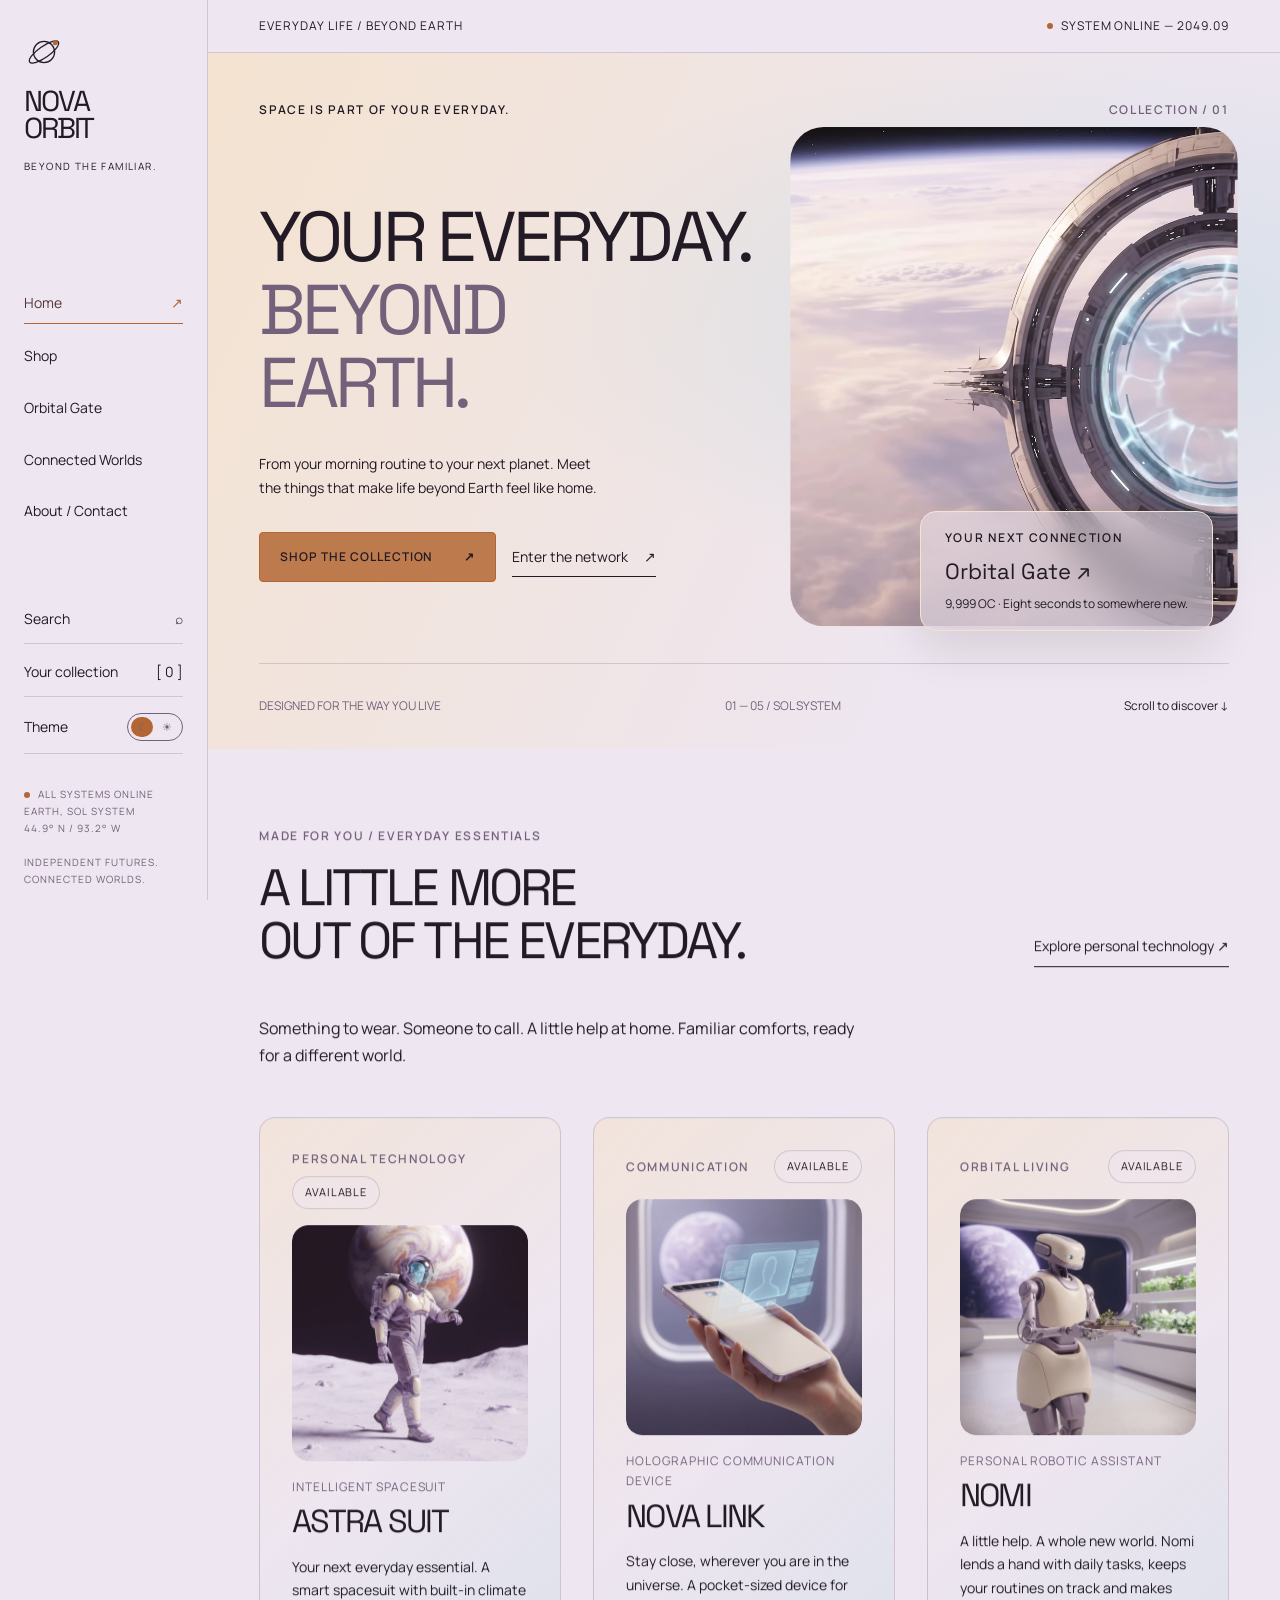
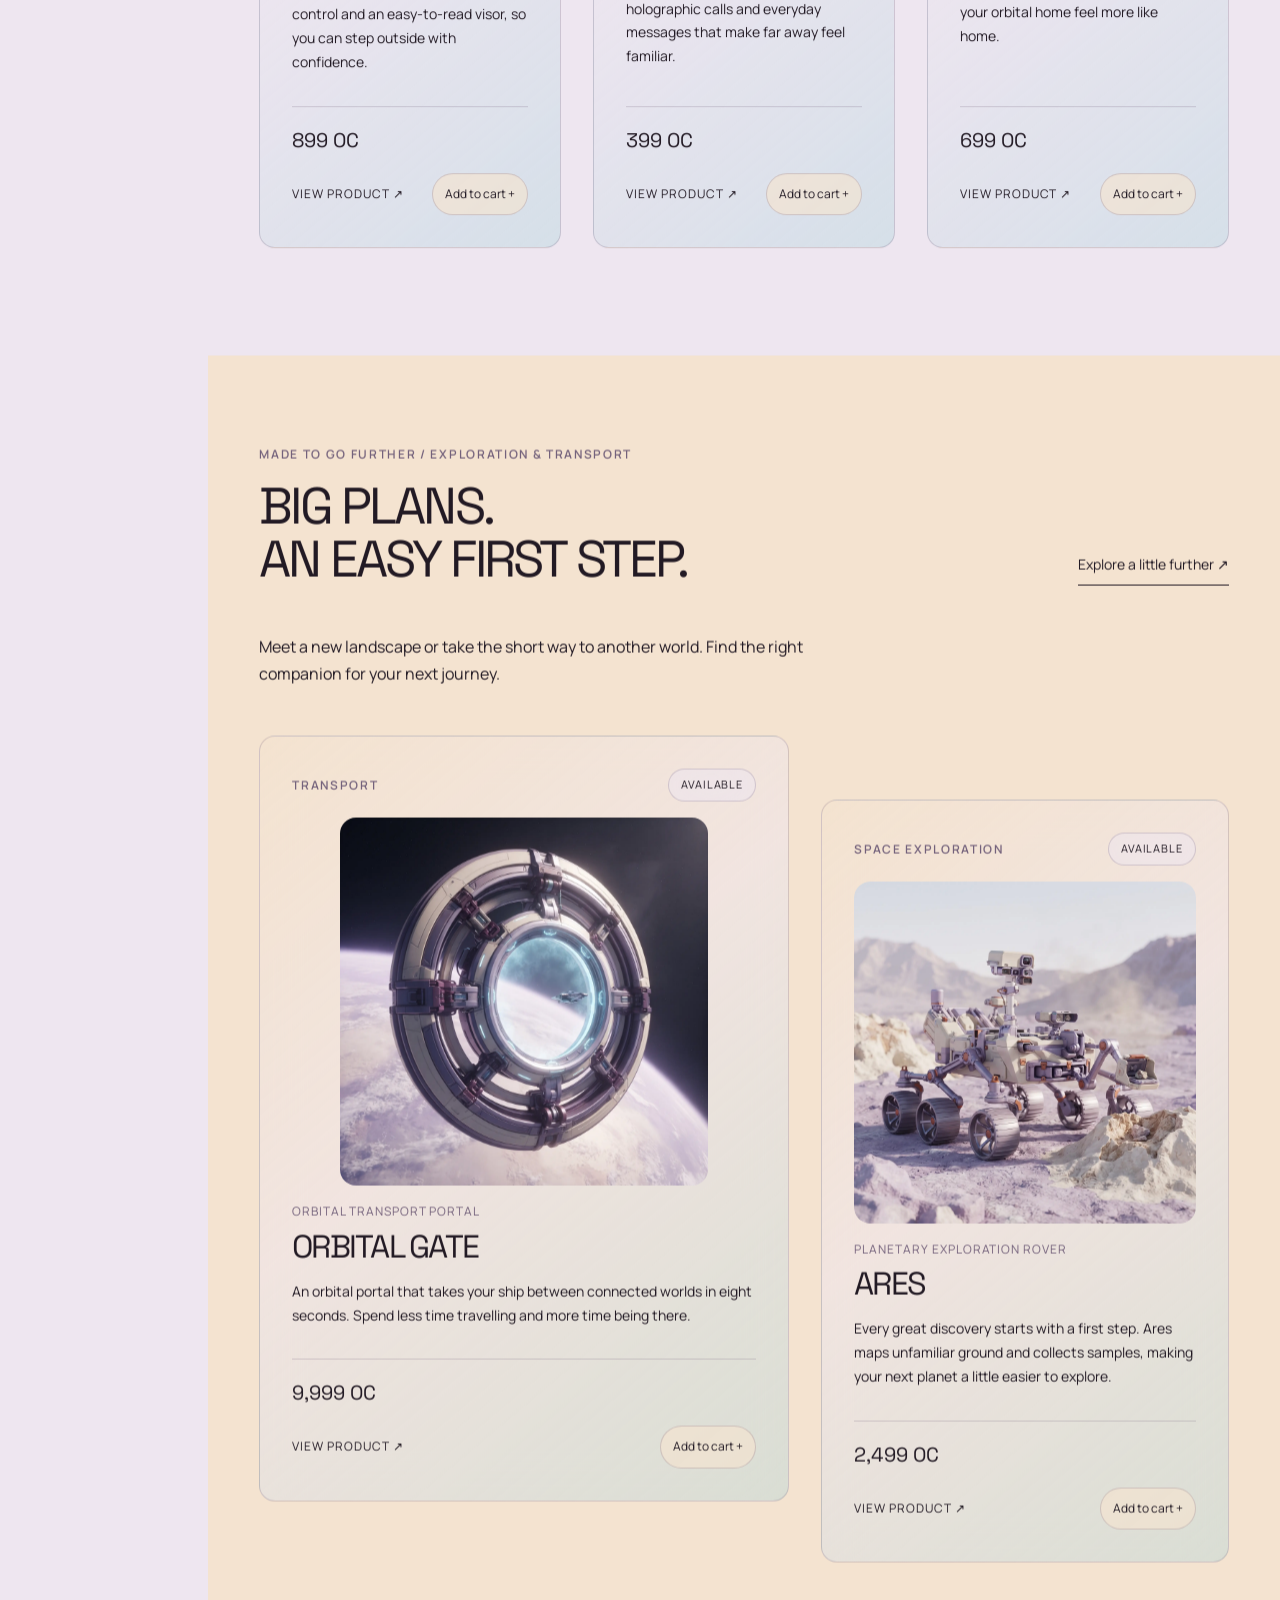
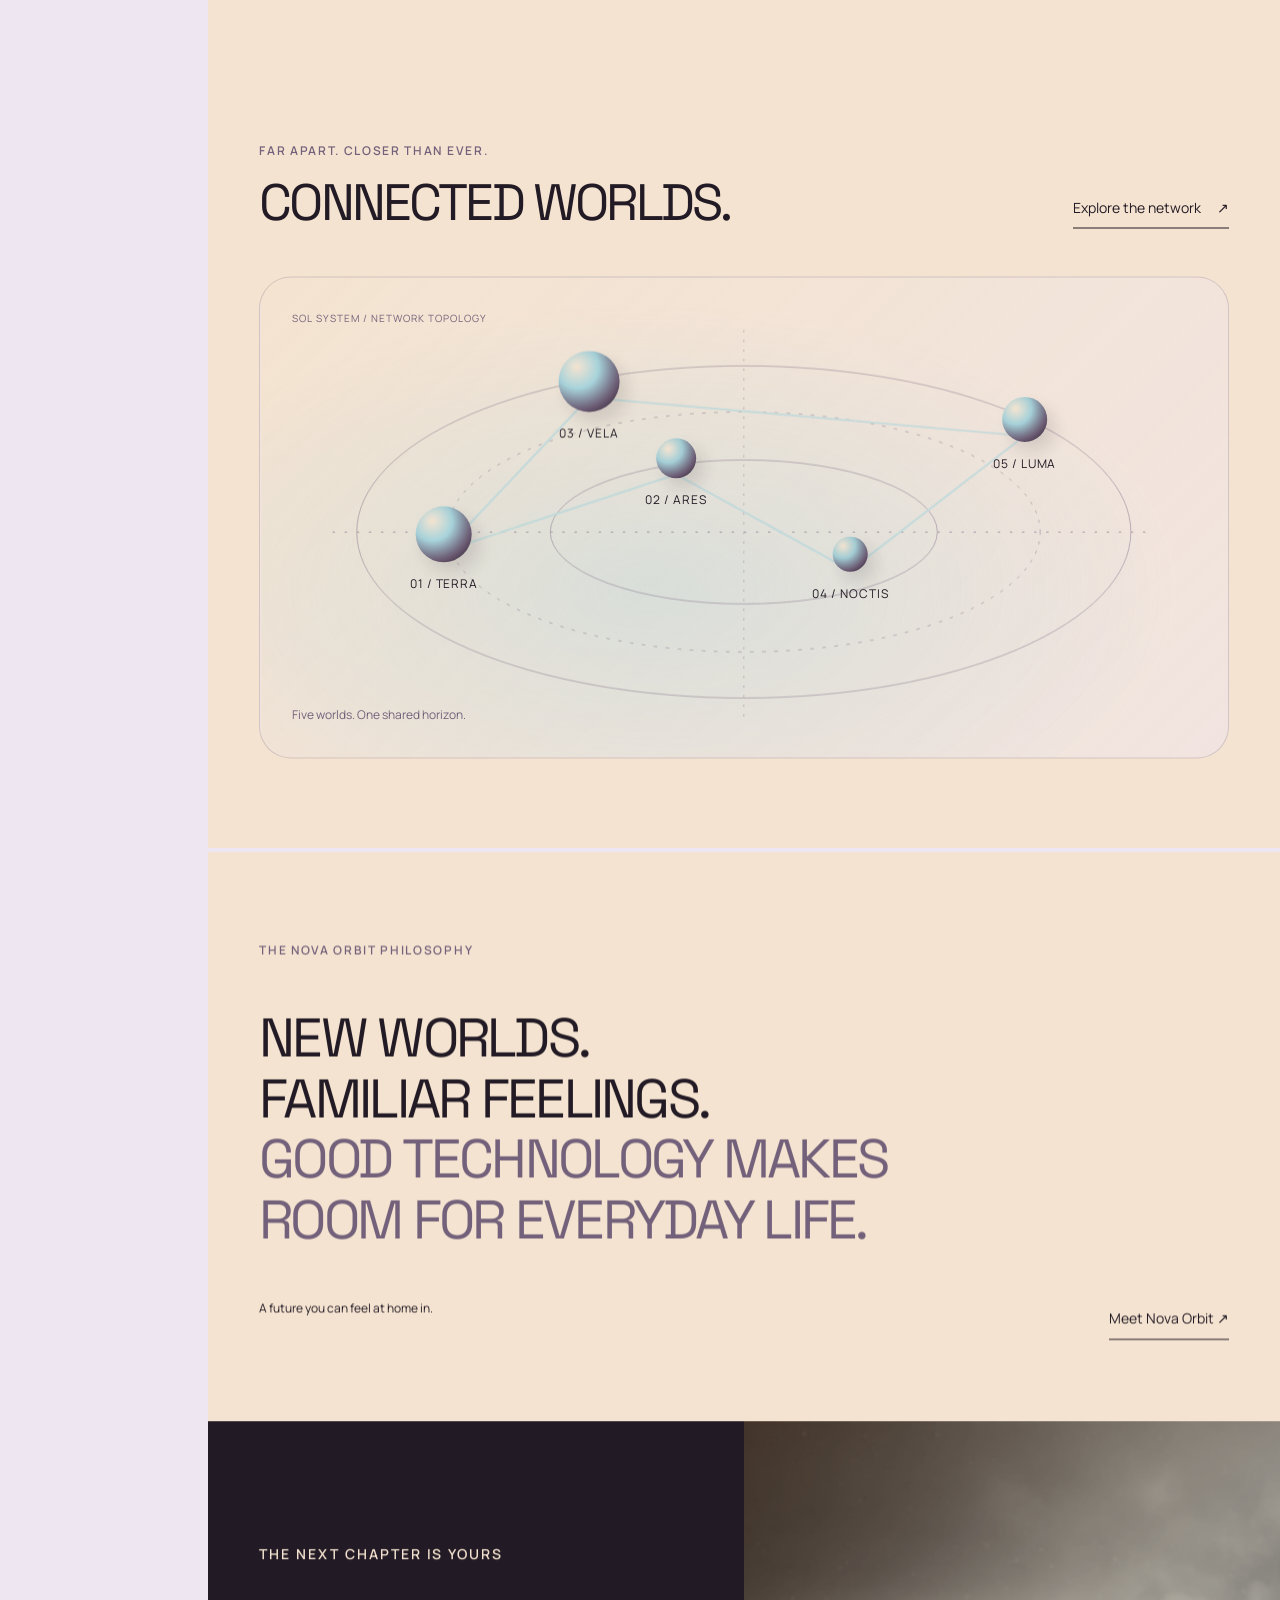
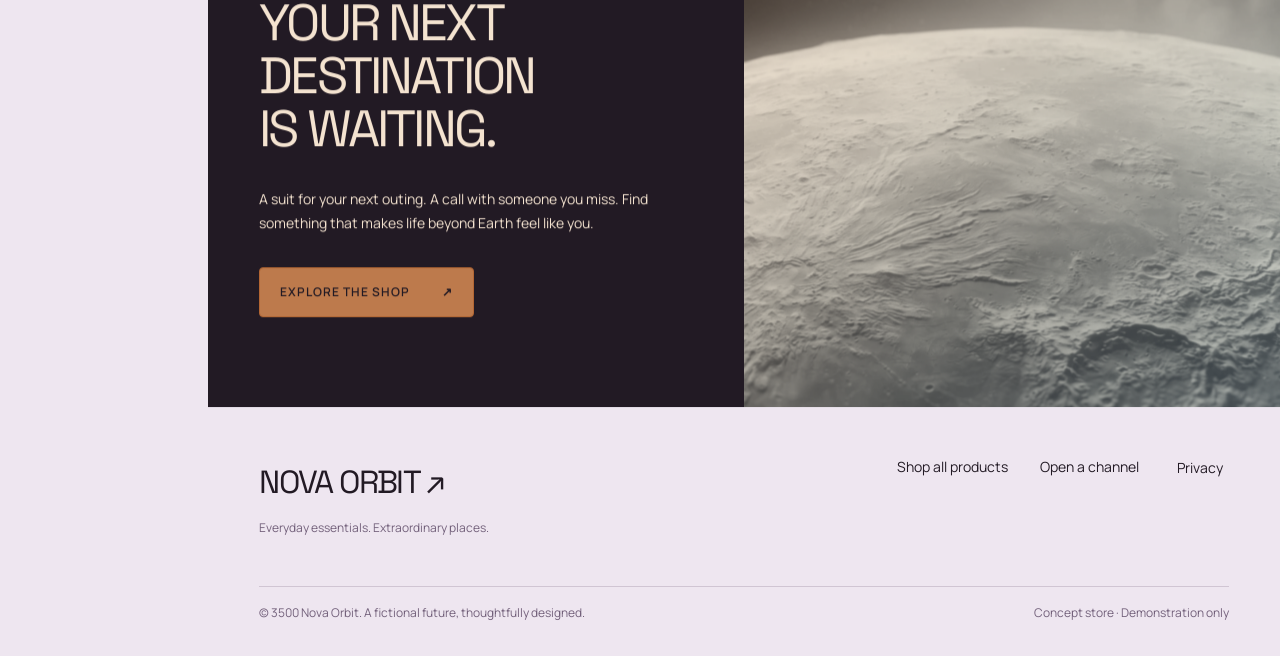
<file: index.html>
<!doctype html>
<html lang="en">

<head>
    <meta charset="utf-8">
    <meta name="viewport" content="width=device-width, initial-scale=1">
    <title>Nova Orbit — Everyday life beyond Earth</title>
    <meta name="description"
        content="Spacesuits, holographic calls and a little help at home. Discover everyday technology for life beyond Earth, priced in fictional Orbit Credits.">
    <meta property="og:type" content="website">
    <meta property="og:title" content="Nova Orbit — Everyday life beyond Earth">
    <meta property="og:description"
        content="Spacesuits, holographic calls and a little help at home. Discover everyday technology for life beyond Earth, priced in fictional Orbit Credits.">
    <meta name="theme-color" content="#eee6f0">
    <link rel="icon" href="assets/icons/orbit.svg" type="image/svg+xml">
    <link rel="preload" href="assets/fonts/space-regular.ttf" as="font" type="font/ttf" crossorigin>
    <link rel="stylesheet" href="css/style.css">
    <script src="js/script.js" defer></script>
</head>

<body data-page="home"><a class="skip-link" href="#main">Skip to content</a>
    <header class="site-nav"><a class="site-nav__brand" href="index.html" aria-label="Nova Orbit home"><img
                class="site-nav__mark" src="assets/icons/orbit.svg" width="40" height="40"
                alt=""><span>NOVA<br>ORBIT</span></a>
        <p class="site-nav__subtitle">Beyond the familiar.</p><button class="site-nav__toggle" aria-expanded="false"
            aria-controls="navigation">Menu <span aria-hidden="true">☰</span></button>
        <div class="site-nav__content" id="navigation">
            <nav class="site-nav__links" aria-label="Main navigation"><a class="site-nav__link" href="index.html"
                    aria-current="page">Home</a><a class="site-nav__link" href="pages/shop.html">Shop</a><a
                    class="site-nav__link" href="pages/orbital-gate.html">Orbital Gate</a><a class="site-nav__link"
                    href="pages/connected-worlds.html">Connected Worlds</a><a class="site-nav__link"
                    href="pages/about.html">About / Contact</a></nav>
            <div class="site-nav__tools"><button class="site-nav__tool" data-action="search">Search <span
                        aria-hidden="true">⌕</span></button><button class="site-nav__tool" data-action="cart">Your
                    collection <span>[ <span data-cart-count>0</span> ]</span></button><button
                    class="site-nav__tool theme-toggle" data-action="theme-toggle" aria-pressed="false"
                    aria-label="Switch to dark mode">Theme <span class="theme-toggle__track"
                        aria-hidden="true"><span>☾</span><span>☀</span></span></button></div>
            <div class="site-nav__foot">
                <p class="status">All systems online</p>
                <p>Earth, Sol system<br>44.9° N / 93.2° W<br><br>Independent futures.<br>Connected worlds.</p>
            </div>
        </div>
    </header>
    <main class="site-main" id="main"><noscript>
            <p class="section">Enable JavaScript to explore the catalogue, collection and interactive network.</p>
        </noscript>
        <div class="utility-bar"><span>Everyday life / Beyond Earth</span><span class="status">System online —
                2049.09</span></div>
        <section class="home-hero">
            <div class="home-hero__intro">
                <p class="eyebrow">Space is part of your everyday.</p><span class="eyebrow muted">Collection / 01</span>
            </div>
            <div class="home-hero__layout">
                <div class="home-hero__copy">
                    <h1 class="home-hero__title">YOUR EVERYDAY.<br><em>BEYOND<br>EARTH.</em></h1>
                    <p class="home-hero__description">From your morning routine to your next planet. Meet the things
                        that make life beyond Earth feel like home.</p>
                    <div class="button-group"><a class="button" href="pages/shop.html">Shop the collection <span
                                aria-hidden="true">↗</span></a><a class="text-link"
                            href="pages/connected-worlds.html">Enter the network <span aria-hidden="true">↗</span></a>
                    </div>
                </div>
                <div class="home-hero__art"><video class="product-image" data-hero-video autoplay muted loop playsinline
                        preload="metadata" poster="assets/images/orbital-gate.jpg"
                        aria-label="Orbital Gate portal connecting everyday journeys between worlds">
                        <source src="assets/videos/video-hero.webm" type="video/webm">
                        <source src="assets/videos/video-hero.mp4" type="video/mp4">
                    </video><a class="home-hero__label" href="pages/orbital-gate.html"><span class="eyebrow">Your next
                            connection</span><strong>Orbital Gate ↗</strong><span><span
                                data-product-price="orbital-gate"></span> · Eight seconds to somewhere new.</span></a>
                </div>
            </div>
            <div class="home-hero__foot"><span>DESIGNED FOR THE WAY YOU LIVE</span><span>01 — 05 / SOL SYSTEM</span><a
                    href="#technology">Scroll to discover ↓</a></div>
        </section>
        <section class="section" id="technology">
            <div class="section__heading">
                <div>
                    <p class="eyebrow muted">Made for you / Everyday essentials</p>
                    <h2>A LITTLE MORE<br>OUT OF THE EVERYDAY.</h2>
                </div><a class="text-link" href="pages/shop.html?category=personal-technology">Explore personal
                    technology ↗</a>
            </div>
            <p class="section__description">Something to wear. Someone to call. A little help at home. Familiar
                comforts, ready for a different world.</p>
            <div class="featured-grid featured-grid--personal" data-featured-products="personal"></div>
        </section>
        <section class="section section--cream">
            <div class="section__heading">
                <div>
                    <p class="eyebrow muted">Made to go further / Exploration & transport</p>
                    <h2>BIG PLANS.<br>AN EASY FIRST STEP.</h2>
                </div><a class="text-link" href="pages/shop.html?category=space-exploration">Explore a little further
                    ↗</a>
            </div>
            <p class="section__description">Meet a new landscape or take the short way to another world. Find the right
                companion for your next journey.</p>
            <div class="featured-grid" data-featured-products="exploration"></div>
        </section>
        <section class="section section--cream">
            <div class="section__heading">
                <div>
                    <p class="eyebrow muted">Far apart. Closer than ever.</p>
                    <h2>CONNECTED WORLDS.</h2>
                </div><a class="text-link" href="pages/connected-worlds.html">Explore the network <span
                        aria-hidden="true">↗</span></a>
            </div>
            <div class="network network--preview">
                <div class="network__map"><span class="network__coordinates">SOL SYSTEM / NETWORK TOPOLOGY</span><svg
                        class="network__paths" viewBox="0 0 800 500" preserveAspectRatio="none" aria-hidden="true">
                        <g fill="none" stroke="currentColor" stroke-width=".7">
                            <ellipse cx="400" cy="265" rx="320" ry="173" />
                            <ellipse cx="400" cy="265" rx="245" ry="125" stroke-dasharray="3 7" />
                            <ellipse cx="400" cy="265" rx="160" ry="75" />
                            <path d="M60 265H740M400 55V465" stroke-dasharray="2 8" />
                        </g>
                        <g fill="none" stroke="#a8d4dc" stroke-width="2">
                            <path d="M152 285L344 205L488 305L632 165M152 285L272 125L632 165" />
                        </g>
                    </svg><a class="network__node" style="--node-x:19%;--node-y:57%;--planet-size:3.5rem"
                        href="pages/connected-worlds.html?world=terra"><span class="network__planet"
                            aria-hidden="true"></span><span class="network__name">01 / terra</span></a><a
                        class="network__node" style="--node-x:43%;--node-y:41%;--planet-size:2.5rem"
                        href="pages/connected-worlds.html?world=ares"><span class="network__planet"
                            aria-hidden="true"></span><span class="network__name">02 / ares</span></a><a
                        class="network__node" style="--node-x:34%;--node-y:25%;--planet-size:3.8rem"
                        href="pages/connected-worlds.html?world=vela"><span class="network__planet"
                            aria-hidden="true"></span><span class="network__name">03 / vela</span></a><a
                        class="network__node" style="--node-x:61%;--node-y:61%;--planet-size:2.2rem"
                        href="pages/connected-worlds.html?world=noctis"><span class="network__planet"
                            aria-hidden="true"></span><span class="network__name">04 / noctis</span></a><a
                        class="network__node" style="--node-x:79%;--node-y:33%;--planet-size:2.8rem"
                        href="pages/connected-worlds.html?world=luma"><span class="network__planet"
                            aria-hidden="true"></span><span class="network__name">05 / luma</span></a><span
                        class="network__caption">Five worlds. One shared horizon.</span></div>
            </div>
        </section>
        <section class="manifesto">
            <p class="eyebrow muted">The Nova Orbit philosophy</p>
            <blockquote class="manifesto__quote">NEW WORLDS.<br>FAMILIAR FEELINGS.<br><span>GOOD TECHNOLOGY MAKES ROOM
                    FOR EVERYDAY LIFE.</span></blockquote>
            <div class="manifesto__foot"><span>A future you can feel at home in.</span><a class="text-link"
                    href="pages/about.html">Meet Nova Orbit ↗</a></div>
        </section>
        <section class="destination">
            <div class="destination__copy">
                <p class="eyebrow">The next chapter is yours</p>
                <h2>YOUR NEXT<br>DESTINATION<br>IS WAITING.</h2>
                <p>A suit for your next outing. A call with someone you miss. Find something that makes life beyond
                    Earth feel like you.</p>
                <div class="button-group"><a class="button" href="pages/shop.html">Explore the shop <span
                            aria-hidden="true">↗</span></a></div>
            </div>
            <div class="media destination__image"><img src="assets/images/station.jpg" width="1600" height="1600"
                    loading="lazy" alt="The Moon’s cratered horizon photographed from orbit"></div>
        </section>
        <footer class="footer">
            <div class="footer__top">
                <div><a class="footer__wordmark" href="index.html">NOVA ORBIT ↗</a>
                    <p class="footer__note">Everyday essentials. Extraordinary places.</p>
                </div>
                <div class="footer__links"><a href="pages/shop.html">Shop all products</a><a
                        href="pages/about.html#contact">Open a channel</a><button data-action="privacy">Privacy</button>
                </div>
            </div>
            <div class="footer__bottom"><span>© 3500 Nova Orbit. A fictional future, thoughtfully
                    designed.</span><span>Concept store · Demonstration only</span></div>
        </footer>
    </main>
    <dialog class="dialog cart" id="cart-dialog" aria-labelledby="cart-title" data-lenis-prevent>
        <div class="dialog__header">
            <h2 id="cart-title">Your cart</h2><button class="icon-button" data-close
                aria-label="Close collection">×</button>
        </div>
        <div data-cart-body></div>
    </dialog>
    <dialog class="dialog" id="modal-dialog" aria-labelledby="modal-title" data-lenis-prevent>
        <div class="dialog__header">
            <h2 id="modal-title"></h2><button class="icon-button" data-close aria-label="Close dialog">×</button>
        </div>
        <div class="dialog__body" data-modal-body></div>
    </dialog>
    <div class="sr-only" role="status" aria-live="polite" data-announcement></div>
</body>

</html>
</file>
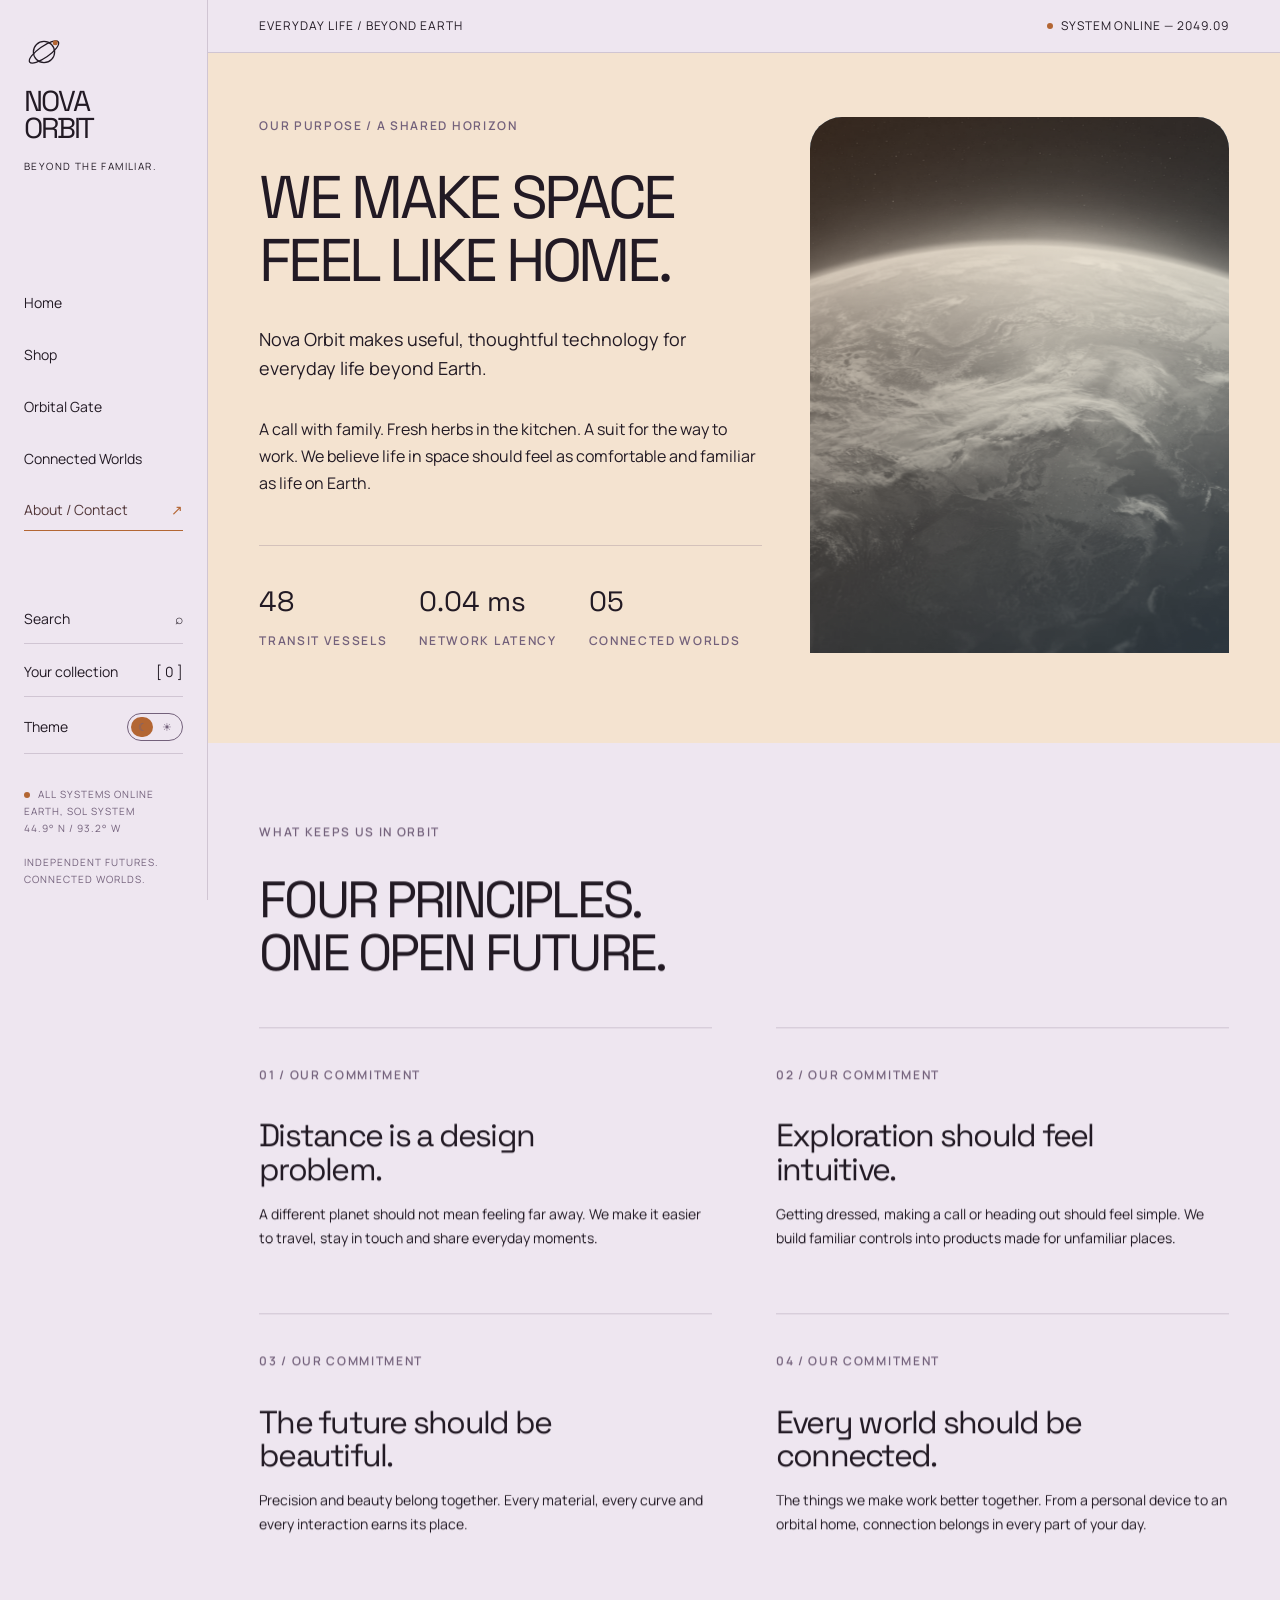
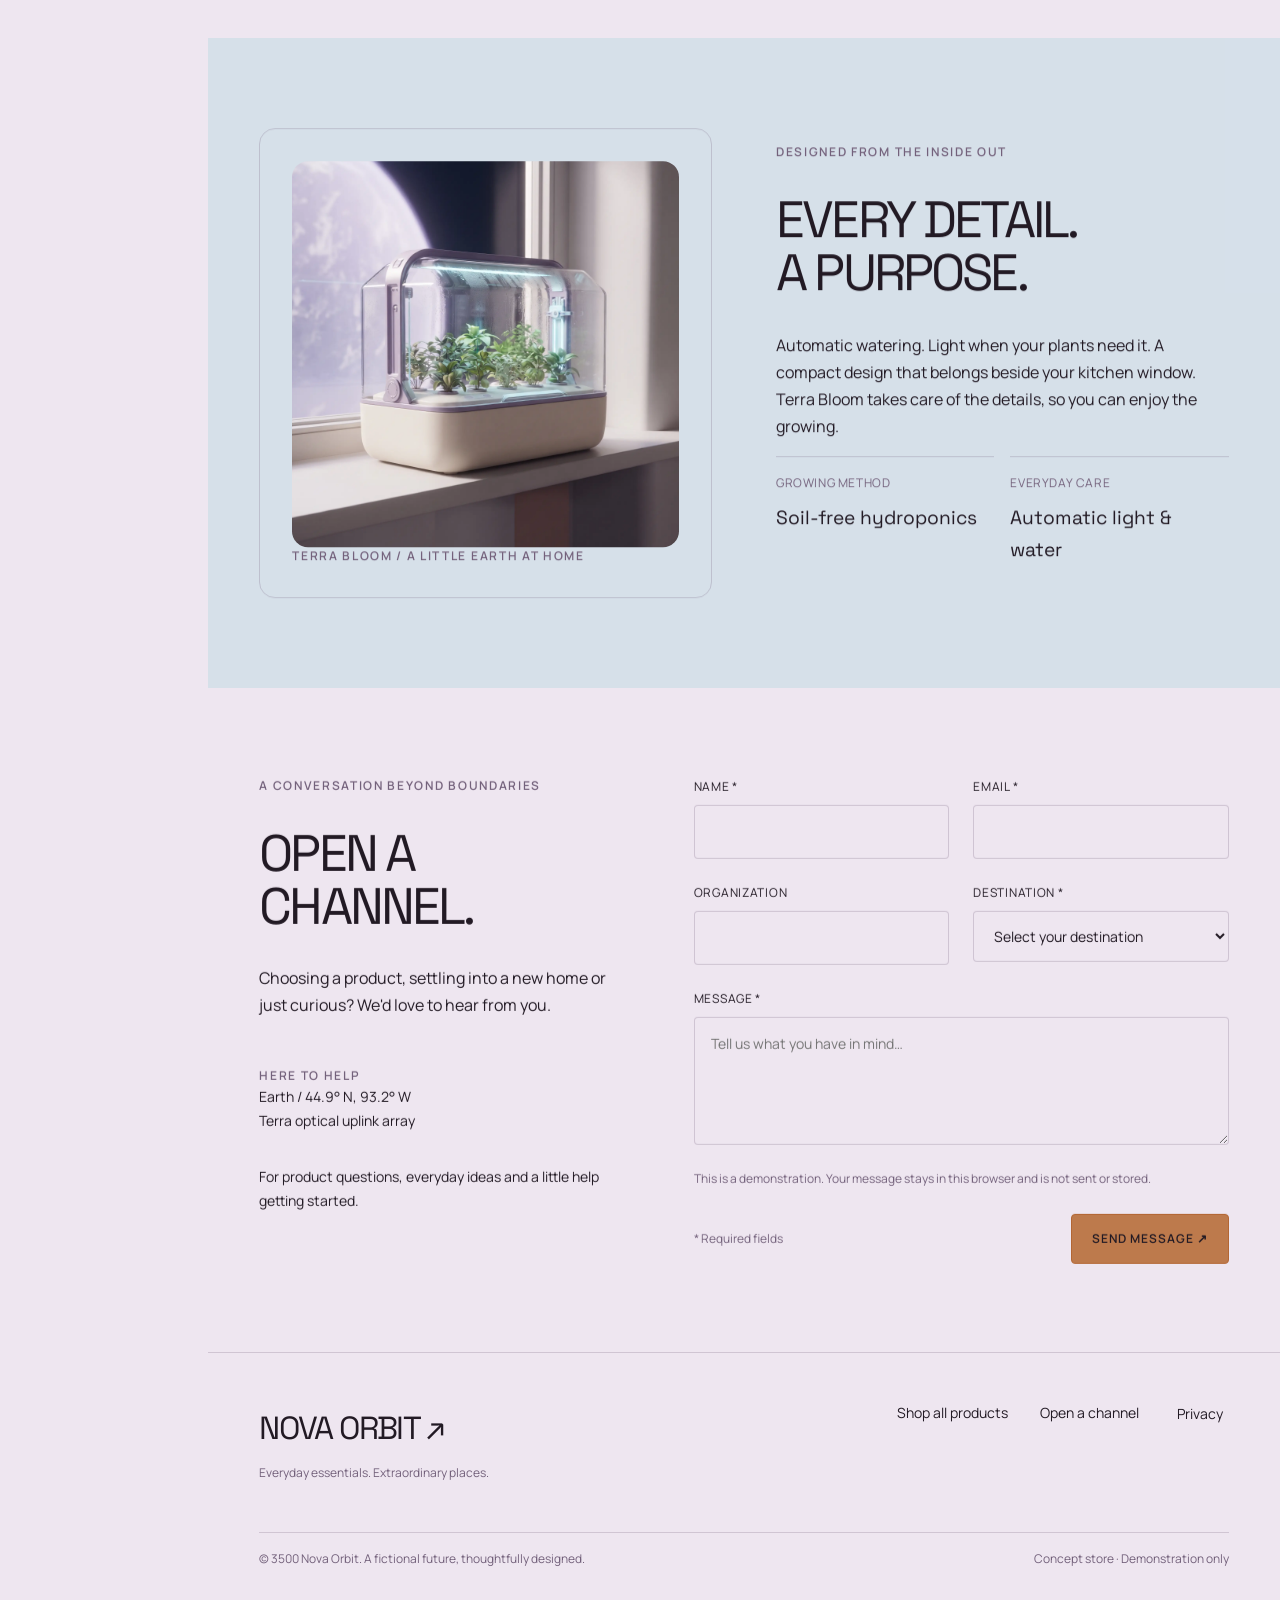
<file: pages/about.html>
<!doctype html>
<html lang="en">

<head>
    <meta charset="utf-8">
    <meta name="viewport" content="width=device-width, initial-scale=1">
    <title>Our purpose & contact — Nova Orbit</title>
    <meta name="description"
        content="We make everyday technology for life beyond Earth. Meet Nova Orbit and get in touch with a product question or an idea.">
    <meta property="og:type" content="website">
    <meta property="og:title" content="Our purpose & contact — Nova Orbit">
    <meta property="og:description"
        content="We make everyday technology for life beyond Earth. Meet Nova Orbit and get in touch with a product question or an idea.">
    <meta name="theme-color" content="#eee6f0">
    <link rel="icon" href="../assets/icons/orbit.svg" type="image/svg+xml">
    <link rel="preload" href="../assets/fonts/space-regular.ttf" as="font" type="font/ttf" crossorigin>
    <link rel="stylesheet" href="../css/style.css">
    <script src="../js/script.js" defer></script>
</head>

<body data-page="about"><a class="skip-link" href="#main">Skip to content</a>
    <header class="site-nav"><a class="site-nav__brand" href="../index.html" aria-label="Nova Orbit home"><img
                class="site-nav__mark" src="../assets/icons/orbit.svg" width="40" height="40"
                alt=""><span>NOVA<br>ORBIT</span></a>
        <p class="site-nav__subtitle">Beyond the familiar.</p><button class="site-nav__toggle" aria-expanded="false"
            aria-controls="navigation">Menu <span aria-hidden="true">☰</span></button>
        <div class="site-nav__content" id="navigation">
            <nav class="site-nav__links" aria-label="Main navigation"><a class="site-nav__link"
                    href="../index.html">Home</a><a class="site-nav__link" href="../pages/shop.html">Shop</a><a
                    class="site-nav__link" href="../pages/orbital-gate.html">Orbital Gate</a><a class="site-nav__link"
                    href="../pages/connected-worlds.html">Connected Worlds</a><a class="site-nav__link"
                    href="../pages/about.html" aria-current="page">About / Contact</a></nav>
            <div class="site-nav__tools"><button class="site-nav__tool" data-action="search">Search <span
                        aria-hidden="true">⌕</span></button><button class="site-nav__tool" data-action="cart">Your
                    collection <span>[ <span data-cart-count>0</span> ]</span></button><button
                    class="site-nav__tool theme-toggle" data-action="theme-toggle" aria-pressed="false"
                    aria-label="Switch to dark mode">Theme <span class="theme-toggle__track"
                        aria-hidden="true"><span>☾</span><span>☀</span></span></button></div>
            <div class="site-nav__foot">
                <p class="status">All systems online</p>
                <p>Earth, Sol system<br>44.9° N / 93.2° W<br><br>Independent futures.<br>Connected worlds.</p>
            </div>
        </div>
    </header>
    <main class="site-main" id="main"><noscript>
            <p class="section">Enable JavaScript to explore the catalogue, collection and interactive network.</p>
        </noscript>
        <div class="utility-bar"><span>Everyday life / Beyond Earth</span><span class="status">System online —
                2049.09</span></div>
        <section class="about-hero">
            <div>
                <p class="eyebrow muted">Our purpose / A shared horizon</p>
                <h1>WE MAKE SPACE<br>FEEL LIKE HOME.</h1>
                <p class="lead">Nova Orbit makes useful, thoughtful technology for everyday life beyond Earth.</p>
                <p class="section__intro">A call with family. Fresh herbs in the kitchen. A suit for the way to work. We
                    believe life in space should feel as comfortable and familiar as life on Earth.</p>
                <div class="about-hero__stats">
                    <div><strong>48</strong><span class="eyebrow muted">Transit vessels</span></div>
                    <div><strong>0.04 ms</strong><span class="eyebrow muted">Network latency</span></div>
                    <div><strong>05</strong><span class="eyebrow muted">Connected worlds</span></div>
                </div>
            </div>
            <figure class="media about-hero__media"><img src="../assets/images/orbit.jpg" width="1800" height="1198"
                    fetchpriority="high" alt="Spacecraft above Earth’s curved blue horizon"></figure>
        </section>
        <section class="section">
            <p class="eyebrow muted">What keeps us in orbit</p>
            <h2 class="section__intro">FOUR PRINCIPLES.<br>ONE OPEN FUTURE.</h2>
            <div class="principles">
                <article class="principle"><span class="eyebrow muted">01 / Our commitment</span>
                    <h3>Distance is a design problem.</h3>
                    <p>A different planet should not mean feeling far away. We make it easier to travel, stay in touch
                        and share everyday moments.</p>
                </article>
                <article class="principle"><span class="eyebrow muted">02 / Our commitment</span>
                    <h3>Exploration should feel intuitive.</h3>
                    <p>Getting dressed, making a call or heading out should feel simple. We build familiar controls into
                        products made for unfamiliar places.</p>
                </article>
                <article class="principle"><span class="eyebrow muted">03 / Our commitment</span>
                    <h3>The future should be beautiful.</h3>
                    <p>Precision and beauty belong together. Every material, every curve and every interaction earns its
                        place.</p>
                </article>
                <article class="principle"><span class="eyebrow muted">04 / Our commitment</span>
                    <h3>Every world should be connected.</h3>
                    <p>The things we make work better together. From a personal device to an orbital home, connection
                        belongs in every part of your day.</p>
                </article>
            </div>
        </section>
        <section class="section blueprint">
            <div class="blueprint__visual">
                <picture class="product-image">
                    <source srcset="../assets/images/terra-bloom.webp" type="image/webp"><img
                        src="../assets/images/terra-bloom.jpg" width="2048" height="2048"
                        alt="Terra Bloom indoor garden keeping fresh herbs close to hand in an orbital home"
                        loading="lazy">
                </picture>
                <p class="eyebrow muted">TERRA BLOOM / A little Earth at home</p>
            </div>
            <div>
                <p class="eyebrow muted">Designed from the inside out</p>
                <h2 class="section__intro">EVERY DETAIL.<br>A PURPOSE.</h2>
                <p class="section__intro">Automatic watering. Light when your plants need it. A compact design that
                    belongs beside your kitchen window. Terra Bloom takes care of the details, so you can enjoy the
                    growing.</p>
                <dl class="spec-list">
                    <div class="spec-list__item">
                        <dt>Growing method</dt>
                        <dd>Soil-free hydroponics</dd>
                    </div>
                    <div class="spec-list__item">
                        <dt>Everyday care</dt>
                        <dd>Automatic light & water</dd>
                    </div>
                </dl>
            </div>
        </section>
        <section class="section contact" id="contact">
            <div class="contact__copy">
                <p class="eyebrow muted">A conversation beyond boundaries</p>
                <h2>OPEN A<br>CHANNEL.</h2>
                <p>Choosing a product, settling into a new home or just curious? We'd love to hear from you.</p>
                <div class="contact__details">
                    <p class="eyebrow muted">Here to help</p>
                    <p>Earth / 44.9° N, 93.2° W<br>Terra optical uplink array</p>
                    <p class="section__intro">For product questions, everyday ideas and a little help getting started.
                    </p>
                </div>
            </div>
            <div data-contact-container>
                <form class="form" data-contact-form>
                    <div class="form__field"><label for="contact-name">Name *</label><input id="contact-name"
                            name="name" autocomplete="name" required maxlength="100"></div>
                    <div class="form__field"><label for="contact-email">Email *</label><input id="contact-email"
                            type="email" name="email" autocomplete="email" required maxlength="160"></div>
                    <div class="form__field"><label for="contact-organization">Organization</label><input
                            id="contact-organization" name="organization" autocomplete="organization" maxlength="120">
                    </div>
                    <div class="form__field"><label for="contact-destination">Destination *</label><select
                            id="contact-destination" name="destination" required>
                            <option value="">Select your destination</option>
                            <option>Terra</option>
                            <option>Ares</option>
                            <option>Vela</option>
                            <option>Noctis</option>
                            <option>Luma</option>
                        </select></div>
                    <div class="form__field form__field--full"><label for="contact-message">Message *</label><textarea
                            id="contact-message" name="message" placeholder="Tell us what you have in mind…" required
                            minlength="10" maxlength="3000"></textarea></div>
                    <p class="form__notice">This is a demonstration. Your message stays in this browser and is not sent
                        or stored.</p>
                    <div class="form__submit"><span class="form__notice">* Required fields</span><button class="button"
                            type="submit">Send message ↗</button></div>
                </form>
            </div>
        </section>
        <footer class="footer">
            <div class="footer__top">
                <div><a class="footer__wordmark" href="../index.html">NOVA ORBIT ↗</a>
                    <p class="footer__note">Everyday essentials. Extraordinary places.</p>
                </div>
                <div class="footer__links"><a href="../pages/shop.html">Shop all products</a><a
                        href="../pages/about.html#contact">Open a channel</a><button
                        data-action="privacy">Privacy</button></div>
            </div>
            <div class="footer__bottom"><span>© 3500 Nova Orbit. A fictional future, thoughtfully
                    designed.</span><span>Concept store · Demonstration only</span></div>
        </footer>
    </main>
    <dialog class="dialog cart" id="cart-dialog" aria-labelledby="cart-title" data-lenis-prevent>
        <div class="dialog__header">
            <h2 id="cart-title">Your cart</h2><button class="icon-button" data-close
                aria-label="Close collection">×</button>
        </div>
        <div data-cart-body></div>
    </dialog>
    <dialog class="dialog" id="modal-dialog" aria-labelledby="modal-title" data-lenis-prevent>
        <div class="dialog__header">
            <h2 id="modal-title"></h2><button class="icon-button" data-close aria-label="Close dialog">×</button>
        </div>
        <div class="dialog__body" data-modal-body></div>
    </dialog>
    <div class="sr-only" role="status" aria-live="polite" data-announcement></div>
</body>

</html>
</file>
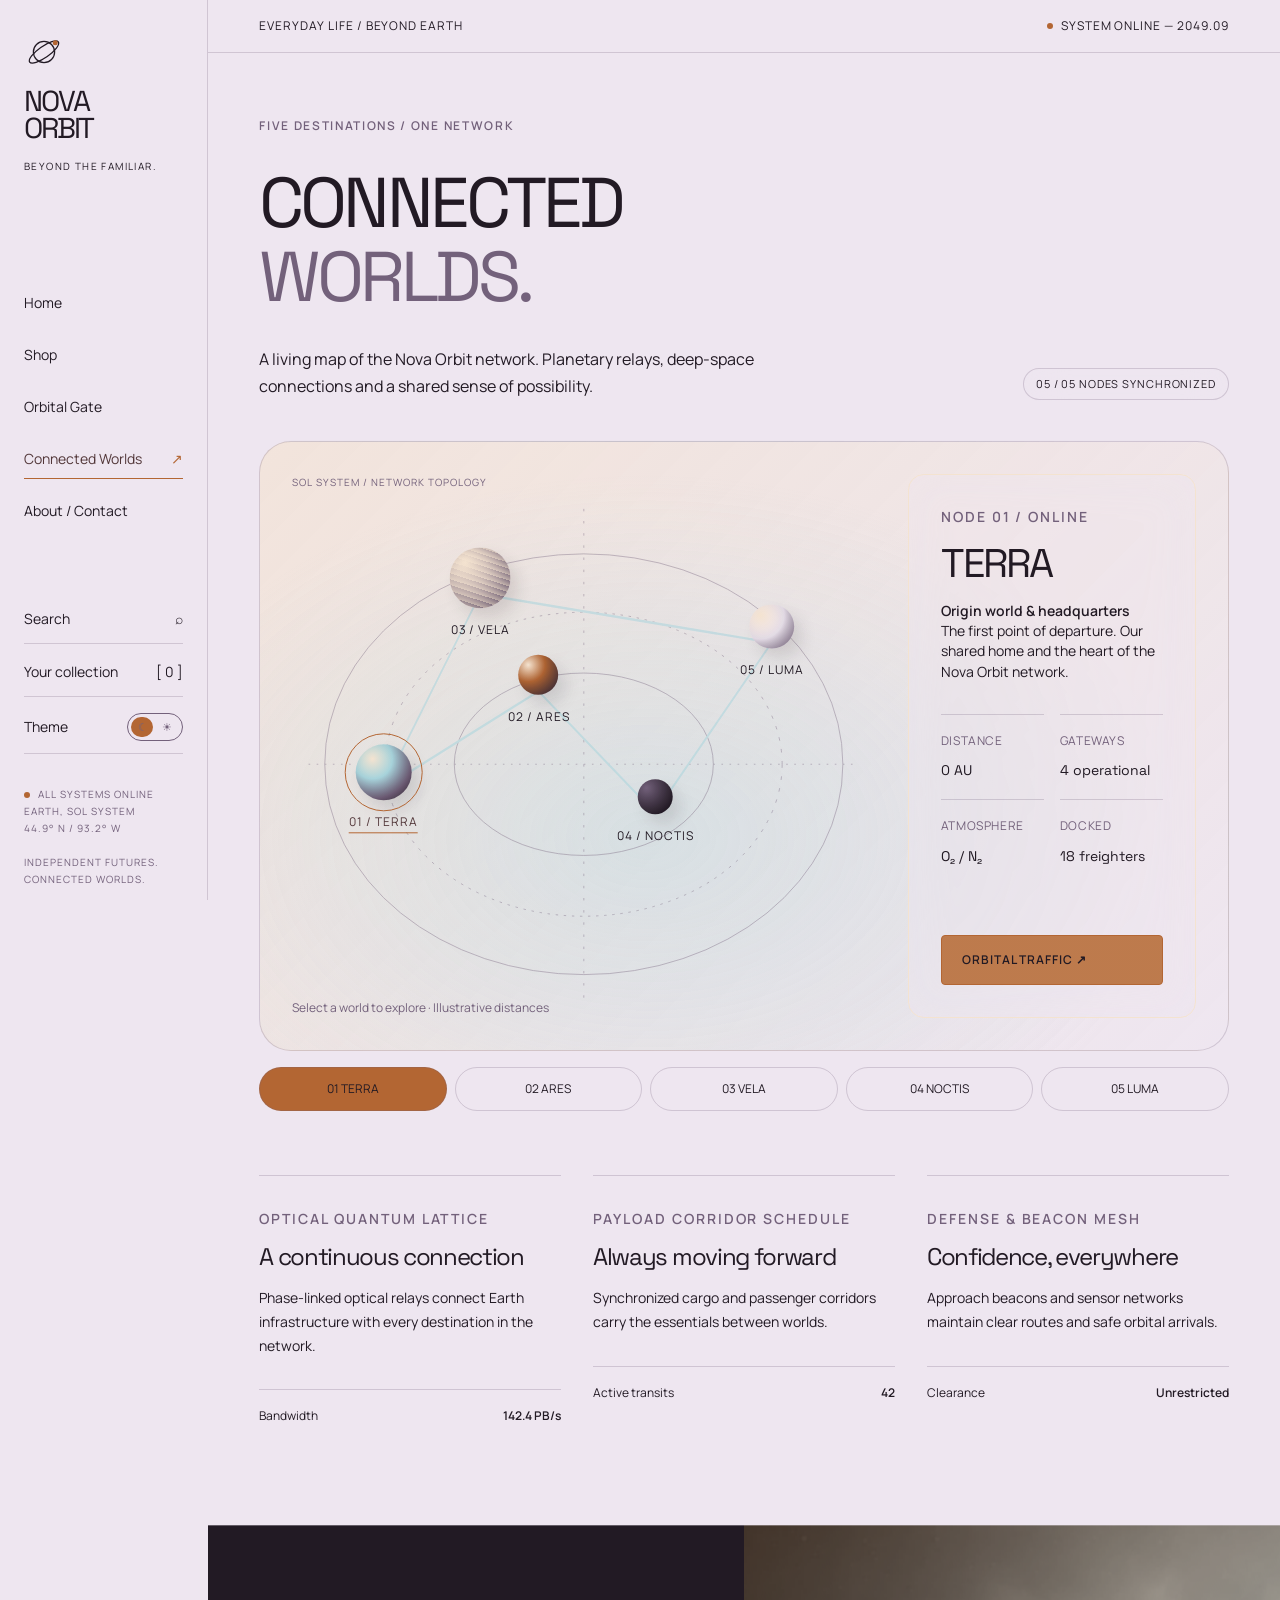
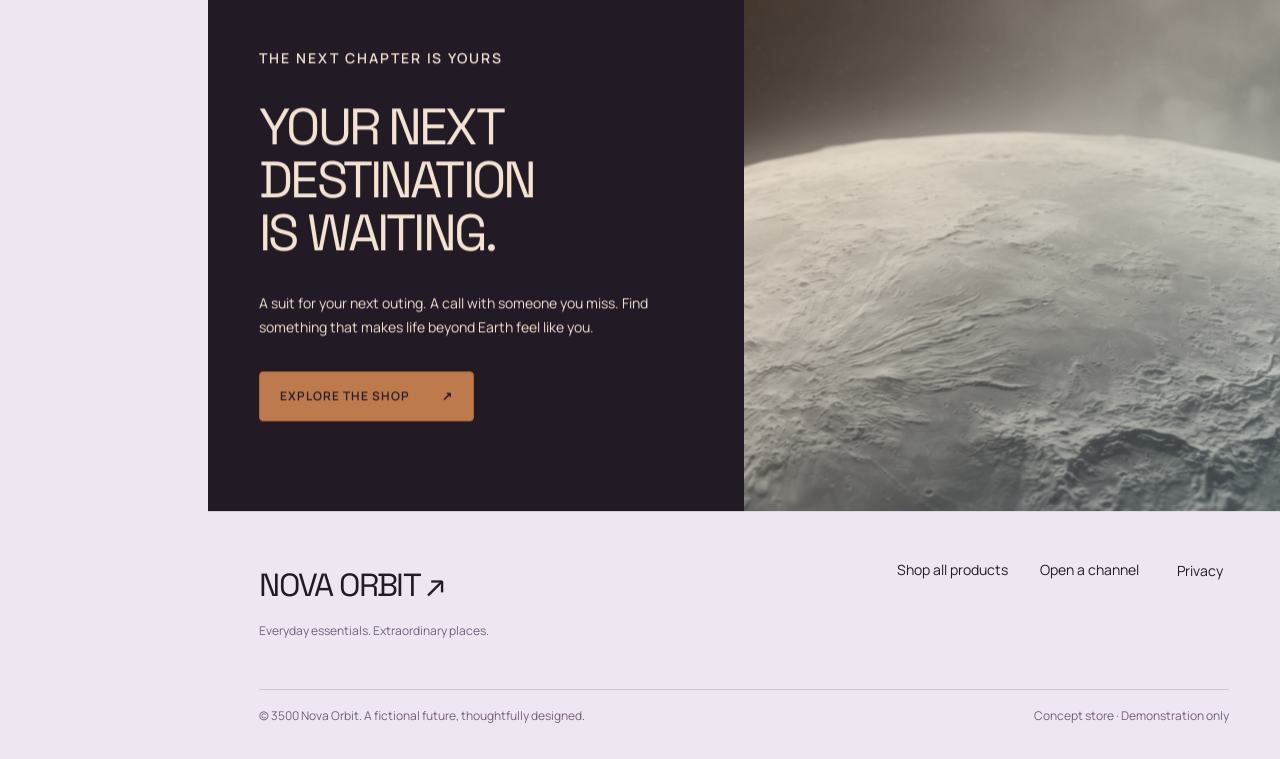
<file: pages/connected-worlds.html>
<!doctype html>
<html lang="en">

<head>
    <meta charset="utf-8">
    <meta name="viewport" content="width=device-width, initial-scale=1">
    <title>Connected Worlds — Nova Orbit</title>
    <meta name="description"
        content="Explore Terra, Ares, Vela, Noctis and Luma in the interactive Nova Orbit planetary network.">
    <meta property="og:type" content="website">
    <meta property="og:title" content="Connected Worlds — Nova Orbit">
    <meta property="og:description"
        content="Explore Terra, Ares, Vela, Noctis and Luma in the interactive Nova Orbit planetary network.">
    <meta name="theme-color" content="#eee6f0">
    <link rel="icon" href="../assets/icons/orbit.svg" type="image/svg+xml">
    <link rel="preload" href="../assets/fonts/space-regular.ttf" as="font" type="font/ttf" crossorigin>
    <link rel="stylesheet" href="../css/style.css">
    <script src="../js/script.js" defer></script>
</head>

<body data-page="worlds"><a class="skip-link" href="#main">Skip to content</a>
    <header class="site-nav"><a class="site-nav__brand" href="../index.html" aria-label="Nova Orbit home"><img
                class="site-nav__mark" src="../assets/icons/orbit.svg" width="40" height="40"
                alt=""><span>NOVA<br>ORBIT</span></a>
        <p class="site-nav__subtitle">Beyond the familiar.</p><button class="site-nav__toggle" aria-expanded="false"
            aria-controls="navigation">Menu <span aria-hidden="true">☰</span></button>
        <div class="site-nav__content" id="navigation">
            <nav class="site-nav__links" aria-label="Main navigation"><a class="site-nav__link"
                    href="../index.html">Home</a><a class="site-nav__link" href="../pages/shop.html">Shop</a><a
                    class="site-nav__link" href="../pages/orbital-gate.html">Orbital Gate</a><a class="site-nav__link"
                    href="../pages/connected-worlds.html" aria-current="page">Connected Worlds</a><a
                    class="site-nav__link" href="../pages/about.html">About / Contact</a></nav>
            <div class="site-nav__tools"><button class="site-nav__tool" data-action="search">Search <span
                        aria-hidden="true">⌕</span></button><button class="site-nav__tool" data-action="cart">Your
                    collection <span>[ <span data-cart-count>0</span> ]</span></button><button
                    class="site-nav__tool theme-toggle" data-action="theme-toggle" aria-pressed="false"
                    aria-label="Switch to dark mode">Theme <span class="theme-toggle__track"
                        aria-hidden="true"><span>☾</span><span>☀</span></span></button></div>
            <div class="site-nav__foot">
                <p class="status">All systems online</p>
                <p>Earth, Sol system<br>44.9° N / 93.2° W<br><br>Independent futures.<br>Connected worlds.</p>
            </div>
        </div>
    </header>
    <main class="site-main" id="main"><noscript>
            <p class="section">Enable JavaScript to explore the catalogue, collection and interactive network.</p>
        </noscript>
        <div class="utility-bar"><span>Everyday life / Beyond Earth</span><span class="status">System online —
                2049.09</span></div>
        <section class="page-intro">
            <p class="eyebrow muted">Five destinations / One network</p>
            <h1>CONNECTED<br><span class="muted">WORLDS.</span></h1>
            <div class="page-intro__bottom">
                <p>A living map of the Nova Orbit network. Planetary relays, deep-space connections and a shared sense
                    of possibility.</p><span class="badge">05 / 05 nodes synchronized</span>
            </div>
        </section>
        <section class="section" style="padding-top:0" aria-label="Interactive planetary network">
            <div class="network ">
                <div class="network__map"><span class="network__coordinates">SOL SYSTEM / NETWORK TOPOLOGY</span><svg
                        class="network__paths" viewBox="0 0 800 500" preserveAspectRatio="none" aria-hidden="true">
                        <g fill="none" stroke="currentColor" stroke-width=".7">
                            <ellipse cx="400" cy="265" rx="320" ry="173" />
                            <ellipse cx="400" cy="265" rx="245" ry="125" stroke-dasharray="3 7" />
                            <ellipse cx="400" cy="265" rx="160" ry="75" />
                            <path d="M60 265H740M400 55V465" stroke-dasharray="2 8" />
                        </g>
                        <g fill="none" stroke="#a8d4dc" stroke-width="2">
                            <path d="M152 285L344 205L488 305L632 165M152 285L272 125L632 165" />
                        </g>
                    </svg><button class="network__node" style="--node-x:19%;--node-y:57%;--planet-size:3.5rem"
                        data-world="terra" aria-pressed="true"><span class="network__planet"
                            aria-hidden="true"></span><span class="network__name">01 / terra</span></button><button
                        class="network__node" style="--node-x:43%;--node-y:41%;--planet-size:2.5rem" data-world="ares"
                        aria-pressed="false"><span class="network__planet" aria-hidden="true"></span><span
                            class="network__name">02 / ares</span></button><button class="network__node"
                        style="--node-x:34%;--node-y:25%;--planet-size:3.8rem" data-world="vela"
                        aria-pressed="false"><span class="network__planet" aria-hidden="true"></span><span
                            class="network__name">03 / vela</span></button><button class="network__node"
                        style="--node-x:61%;--node-y:61%;--planet-size:2.2rem" data-world="noctis"
                        aria-pressed="false"><span class="network__planet" aria-hidden="true"></span><span
                            class="network__name">04 / noctis</span></button><button class="network__node"
                        style="--node-x:79%;--node-y:33%;--planet-size:2.8rem" data-world="luma"
                        aria-pressed="false"><span class="network__planet" aria-hidden="true"></span><span
                            class="network__name">05 / luma</span></button><span class="network__caption">Select a world
                        to explore · Illustrative distances</span></div>
                <section class="network__panel" aria-label="Selected world" aria-live="polite" data-world-panel>
                </section>
            </div>
            <div class="network-tabs" aria-label="Select a world"><button data-world="terra" aria-pressed="true">01
                    TERRA</button><button data-world="ares" aria-pressed="false">02 ARES</button><button
                    data-world="vela" aria-pressed="false">03 VELA</button><button data-world="noctis"
                    aria-pressed="false">04 NOCTIS</button><button data-world="luma" aria-pressed="false">05
                    LUMA</button></div>
            <div class="network-services">
                <article class="network-service">
                    <p class="eyebrow muted">Optical quantum lattice</p>
                    <h3>A continuous connection</h3>
                    <p>Phase-linked optical relays connect Earth infrastructure with every destination in the network.
                    </p>
                    <div class="network-service__stat"><span>Bandwidth</span><strong>142.4 PB/s</strong></div>
                </article>
                <article class="network-service">
                    <p class="eyebrow muted">Payload corridor schedule</p>
                    <h3>Always moving forward</h3>
                    <p>Synchronized cargo and passenger corridors carry the essentials between worlds.</p>
                    <div class="network-service__stat"><span>Active transits</span><strong>42</strong></div>
                </article>
                <article class="network-service">
                    <p class="eyebrow muted">Defense & beacon mesh</p>
                    <h3>Confidence, everywhere</h3>
                    <p>Approach beacons and sensor networks maintain clear routes and safe orbital arrivals.</p>
                    <div class="network-service__stat"><span>Clearance</span><strong>Unrestricted</strong></div>
                </article>
            </div>
        </section>
        <section class="destination">
            <div class="destination__copy">
                <p class="eyebrow">The next chapter is yours</p>
                <h2>YOUR NEXT<br>DESTINATION<br>IS WAITING.</h2>
                <p>A suit for your next outing. A call with someone you miss. Find something that makes life beyond
                    Earth feel like you.</p>
                <div class="button-group"><a class="button" href="../pages/shop.html">Explore the shop <span
                            aria-hidden="true">↗</span></a></div>
            </div>
            <div class="media destination__image"><img src="../assets/images/station.jpg" width="1600" height="1600"
                    loading="lazy" alt="The Moon’s cratered horizon photographed from orbit"></div>
        </section>
        <footer class="footer">
            <div class="footer__top">
                <div><a class="footer__wordmark" href="../index.html">NOVA ORBIT ↗</a>
                    <p class="footer__note">Everyday essentials. Extraordinary places.</p>
                </div>
                <div class="footer__links"><a href="../pages/shop.html">Shop all products</a><a
                        href="../pages/about.html#contact">Open a channel</a><button
                        data-action="privacy">Privacy</button></div>
            </div>
            <div class="footer__bottom"><span>© 3500 Nova Orbit. A fictional future, thoughtfully
                    designed.</span><span>Concept store · Demonstration only</span></div>
        </footer>
    </main>
    <dialog class="dialog cart" id="cart-dialog" aria-labelledby="cart-title" data-lenis-prevent>
        <div class="dialog__header">
            <h2 id="cart-title">Your cart</h2><button class="icon-button" data-close
                aria-label="Close collection">×</button>
        </div>
        <div data-cart-body></div>
    </dialog>
    <dialog class="dialog" id="modal-dialog" aria-labelledby="modal-title" data-lenis-prevent>
        <div class="dialog__header">
            <h2 id="modal-title"></h2><button class="icon-button" data-close aria-label="Close dialog">×</button>
        </div>
        <div class="dialog__body" data-modal-body></div>
    </dialog>
    <div class="sr-only" role="status" aria-live="polite" data-announcement></div>
</body>

</html>
</file>
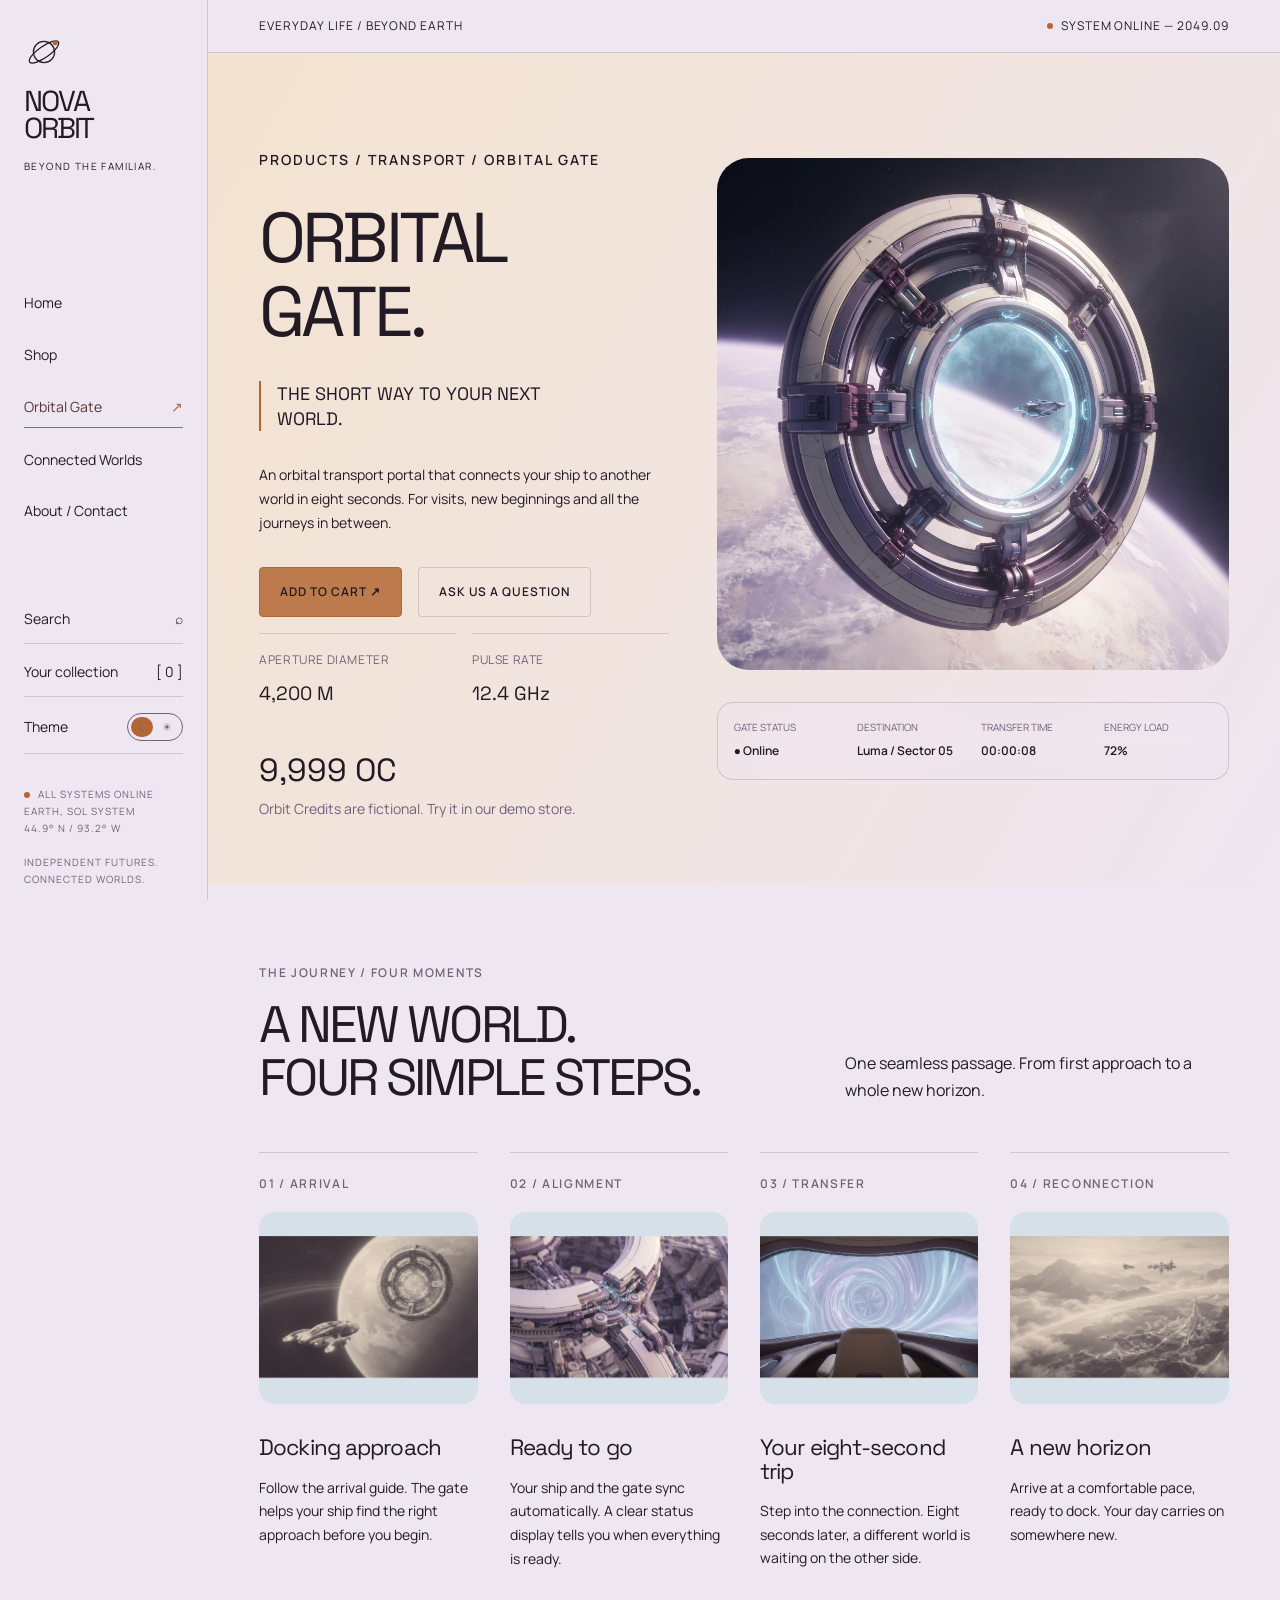
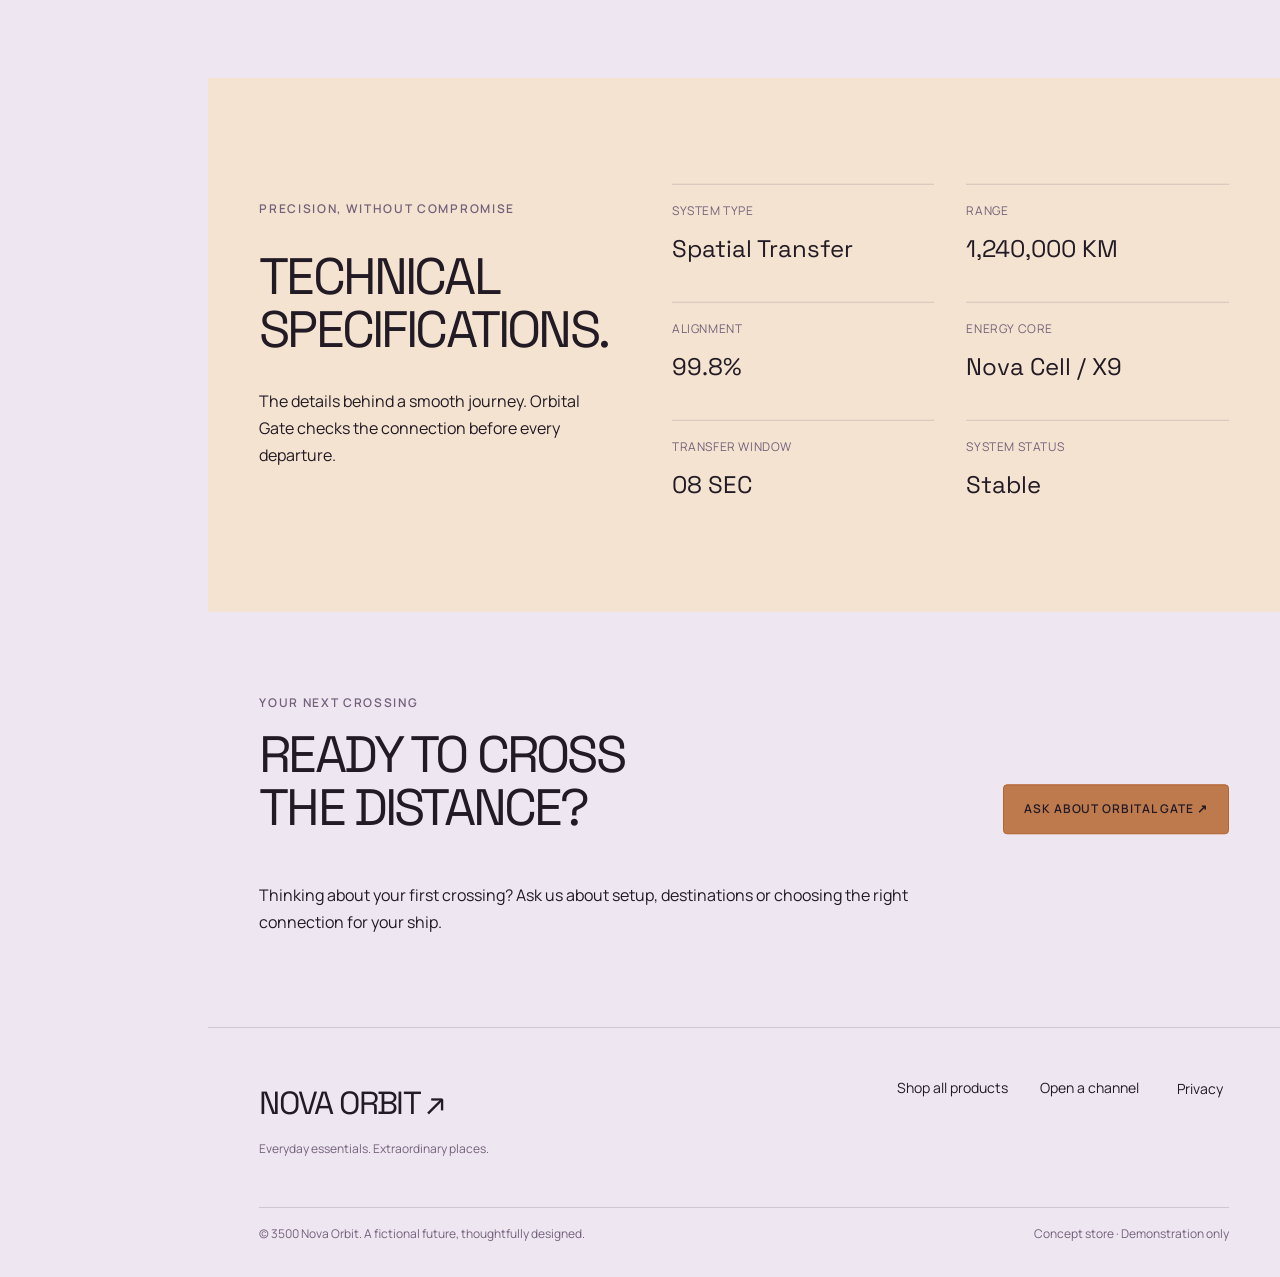
<file: pages/orbital-gate.html>
<!doctype html>
<html lang="en">

<head>
    <meta charset="utf-8">
    <meta name="viewport" content="width=device-width, initial-scale=1">
    <title>Orbital Gate — Nova Orbit</title>
    <meta name="description"
        content="Take the short way between worlds. Discover Orbital Gate, the orbital portal for everyday journeys, and try the Orbit Credits demo checkout.">
    <meta property="og:type" content="website">
    <meta property="og:title" content="Orbital Gate — Nova Orbit">
    <meta property="og:description"
        content="Take the short way between worlds. Discover Orbital Gate, the orbital portal for everyday journeys, and try the Orbit Credits demo checkout.">
    <meta name="theme-color" content="#eee6f0">
    <link rel="icon" href="../assets/icons/orbit.svg" type="image/svg+xml">
    <link rel="preload" href="../assets/fonts/space-regular.ttf" as="font" type="font/ttf" crossorigin>
    <link rel="stylesheet" href="../css/style.css">
    <script src="../js/script.js" defer></script>
</head>

<body data-page="product"><a class="skip-link" href="#main">Skip to content</a>
    <header class="site-nav"><a class="site-nav__brand" href="../index.html" aria-label="Nova Orbit home"><img
                class="site-nav__mark" src="../assets/icons/orbit.svg" width="40" height="40"
                alt=""><span>NOVA<br>ORBIT</span></a>
        <p class="site-nav__subtitle">Beyond the familiar.</p><button class="site-nav__toggle" aria-expanded="false"
            aria-controls="navigation">Menu <span aria-hidden="true">☰</span></button>
        <div class="site-nav__content" id="navigation">
            <nav class="site-nav__links" aria-label="Main navigation"><a class="site-nav__link"
                    href="../index.html">Home</a><a class="site-nav__link" href="../pages/shop.html">Shop</a><a
                    class="site-nav__link" href="../pages/orbital-gate.html" aria-current="page">Orbital Gate</a><a
                    class="site-nav__link" href="../pages/connected-worlds.html">Connected Worlds</a><a
                    class="site-nav__link" href="../pages/about.html">About / Contact</a></nav>
            <div class="site-nav__tools"><button class="site-nav__tool" data-action="search">Search <span
                        aria-hidden="true">⌕</span></button><button class="site-nav__tool" data-action="cart">Your
                    collection <span>[ <span data-cart-count>0</span> ]</span></button><button
                    class="site-nav__tool theme-toggle" data-action="theme-toggle" aria-pressed="false"
                    aria-label="Switch to dark mode">Theme <span class="theme-toggle__track"
                        aria-hidden="true"><span>☾</span><span>☀</span></span></button></div>
            <div class="site-nav__foot">
                <p class="status">All systems online</p>
                <p>Earth, Sol system<br>44.9° N / 93.2° W<br><br>Independent futures.<br>Connected worlds.</p>
            </div>
        </div>
    </header>
    <main class="site-main" id="main"><noscript>
            <p class="section">Enable JavaScript to explore the catalogue, collection and interactive network.</p>
        </noscript>
        <div class="utility-bar"><span>Everyday life / Beyond Earth</span><span class="status">System online —
                2049.09</span></div>
        <section class="product-hero">
            <div class="product-hero__copy">
                <p class="eyebrow"><a href="shop.html">Products</a> / Transport / Orbital Gate</p>
                <h1>ORBITAL<br>GATE.</h1>
                <blockquote class="product-hero__statement">THE SHORT WAY TO YOUR NEXT WORLD.</blockquote>
                <p>An orbital transport portal that connects your ship to another world in eight seconds. For visits,
                    new beginnings and all the journeys in between.</p>
                <div class="button-group"><button class="button" data-action="add" data-product="orbital-gate">Add to
                        cart ↗</button><button class="button button--secondary" data-action="request"
                        data-product="orbital-gate">Ask us a question</button></div>
                <dl class="spec-list">
                    <div class="spec-list__item">
                        <dt>Aperture diameter</dt>
                        <dd>4,200 M</dd>
                    </div>
                    <div class="spec-list__item">
                        <dt>Pulse rate</dt>
                        <dd>12.4 GHz</dd>
                    </div>
                </dl>
                <p class="muted"><span class="product-hero__price" data-product-price="orbital-gate"></span><br>Orbit
                    Credits are fictional. Try it in our demo store.</p>
            </div>
            <div class="product-hero__visual">
                <picture class="product-image">
                    <source srcset="../assets/images/orbital-gate.webp" type="image/webp"><img
                        src="../assets/images/orbital-gate.jpg" width="2048" height="2048"
                        alt="Orbital Gate transport portal with a ship passing through the central ring"
                        fetchpriority="high" loading="eager">
                </picture>
                <div class="telemetry">
                    <div class="telemetry__item"><span>Gate status</span><strong>● Online</strong></div>
                    <div class="telemetry__item"><span>Destination</span><strong>Luma / Sector 05</strong></div>
                    <div class="telemetry__item"><span>Transfer time</span><strong>00:00:08</strong></div>
                    <div class="telemetry__item"><span>Energy load</span><strong>72%</strong></div>
                </div>
            </div>
        </section>
        <section class="section">
            <div class="section__heading">
                <div>
                    <p class="eyebrow muted">The journey / Four moments</p>
                    <h2>A NEW WORLD.<br>FOUR SIMPLE STEPS.</h2>
                </div>
                <p>One seamless passage. From first approach to a whole new horizon.</p>
            </div>
            <div class="stages">
                <article class="stage"><span class="eyebrow muted">01 / Arrival</span>
                    <div class="stage__visual ">
                        <picture>
                            <source srcset="../assets/images/arrival.webp" type="image/webp"><img
                                src="../assets/images/arrival.jpg" loading="lazy" width="400" height="300"
                                alt="Docking approach visualization">
                        </picture>
                    </div>
                    <h3>Docking approach</h3>
                    <p>Follow the arrival guide. The gate helps your ship find the right approach before you begin.</p>
                </article>
                <article class="stage"><span class="eyebrow muted">02 / Alignment</span>
                    <div class="stage__visual stage__visual--product">
                        <picture class="product-image">
                            <source srcset="../assets/images/alignment.webp" type="image/webp"><img
                                src="../assets/images/alignment.jpg" width="400" height="300"
                                alt="Orbital Gate alignment visualization" loading="lazy">
                        </picture>
                    </div>
                    <h3>Ready to go</h3>
                    <p>Your ship and the gate sync automatically. A clear status display tells you when everything is
                        ready.</p>
                </article>
                <article class="stage"><span class="eyebrow muted">03 / Transfer</span>
                    <div class="stage__visual stage__visual--product">
                        <picture class="product-image">
                            <source srcset="../assets/images/transfer.webp" type="image/webp"><img
                                src="../assets/images/transfer.jpg" width="400" height="300"
                                alt="Orbital Gate transfer visualization" loading="lazy">
                        </picture>
                    </div>
                    <h3>Your eight-second trip</h3>
                    <p>Step into the connection. Eight seconds later, a different world is waiting on the other side.
                    </p>
                </article>
                <article class="stage"><span class="eyebrow muted">04 / Reconnection</span>
                    <div class="stage__visual ">
                        <picture>
                            <source srcset="../assets/images/reconnection.webp" type="image/webp"><img
                                src="../assets/images/reconnection.jpg" loading="lazy" width="400" height="300"
                                alt="A new horizon visualization">
                        </picture>
                    </div>
                    <h3>A new horizon</h3>
                    <p>Arrive at a comfortable pace, ready to dock. Your day carries on somewhere new.</p>
                </article>
            </div>
        </section>
        <section class="section section--cream specifications">
            <div class="specifications__intro">
                <p class="eyebrow muted">Precision, without compromise</p>
                <h2 class="section__intro">TECHNICAL<br>SPECIFICATIONS.</h2>
                <p>The details behind a smooth journey. Orbital Gate checks the connection before every departure.</p>
            </div>
            <dl class="spec-list">
                <div class="spec-list__item">
                    <dt>System type</dt>
                    <dd>Spatial Transfer</dd>
                </div>
                <div class="spec-list__item">
                    <dt>Range</dt>
                    <dd>1,240,000 KM</dd>
                </div>
                <div class="spec-list__item">
                    <dt>Alignment</dt>
                    <dd>99.8%</dd>
                </div>
                <div class="spec-list__item">
                    <dt>Energy core</dt>
                    <dd>Nova Cell / X9</dd>
                </div>
                <div class="spec-list__item">
                    <dt>Transfer window</dt>
                    <dd>08 SEC</dd>
                </div>
                <div class="spec-list__item">
                    <dt>System status</dt>
                    <dd>Stable</dd>
                </div>
            </dl>
        </section>
        <section class="section">
            <div class="section__heading">
                <div>
                    <p class="eyebrow muted">Your next crossing</p>
                    <h2>READY TO CROSS<br>THE DISTANCE?</h2>
                </div><button class="button" data-action="request" data-product="orbital-gate">Ask about Orbital Gate
                    ↗</button>
            </div>
            <p>Thinking about your first crossing? Ask us about setup, destinations or choosing the right connection for
                your ship.</p>
        </section>
        <footer class="footer">
            <div class="footer__top">
                <div><a class="footer__wordmark" href="../index.html">NOVA ORBIT ↗</a>
                    <p class="footer__note">Everyday essentials. Extraordinary places.</p>
                </div>
                <div class="footer__links"><a href="../pages/shop.html">Shop all products</a><a
                        href="../pages/about.html#contact">Open a channel</a><button
                        data-action="privacy">Privacy</button></div>
            </div>
            <div class="footer__bottom"><span>© 3500 Nova Orbit. A fictional future, thoughtfully
                    designed.</span><span>Concept store · Demonstration only</span></div>
        </footer>
    </main>
    <dialog class="dialog cart" id="cart-dialog" aria-labelledby="cart-title" data-lenis-prevent>
        <div class="dialog__header">
            <h2 id="cart-title">Your cart</h2><button class="icon-button" data-close
                aria-label="Close collection">×</button>
        </div>
        <div data-cart-body></div>
    </dialog>
    <dialog class="dialog" id="modal-dialog" aria-labelledby="modal-title" data-lenis-prevent>
        <div class="dialog__header">
            <h2 id="modal-title"></h2><button class="icon-button" data-close aria-label="Close dialog">×</button>
        </div>
        <div class="dialog__body" data-modal-body></div>
    </dialog>
    <div class="sr-only" role="status" aria-live="polite" data-announcement></div>
</body>

</html>
</file>
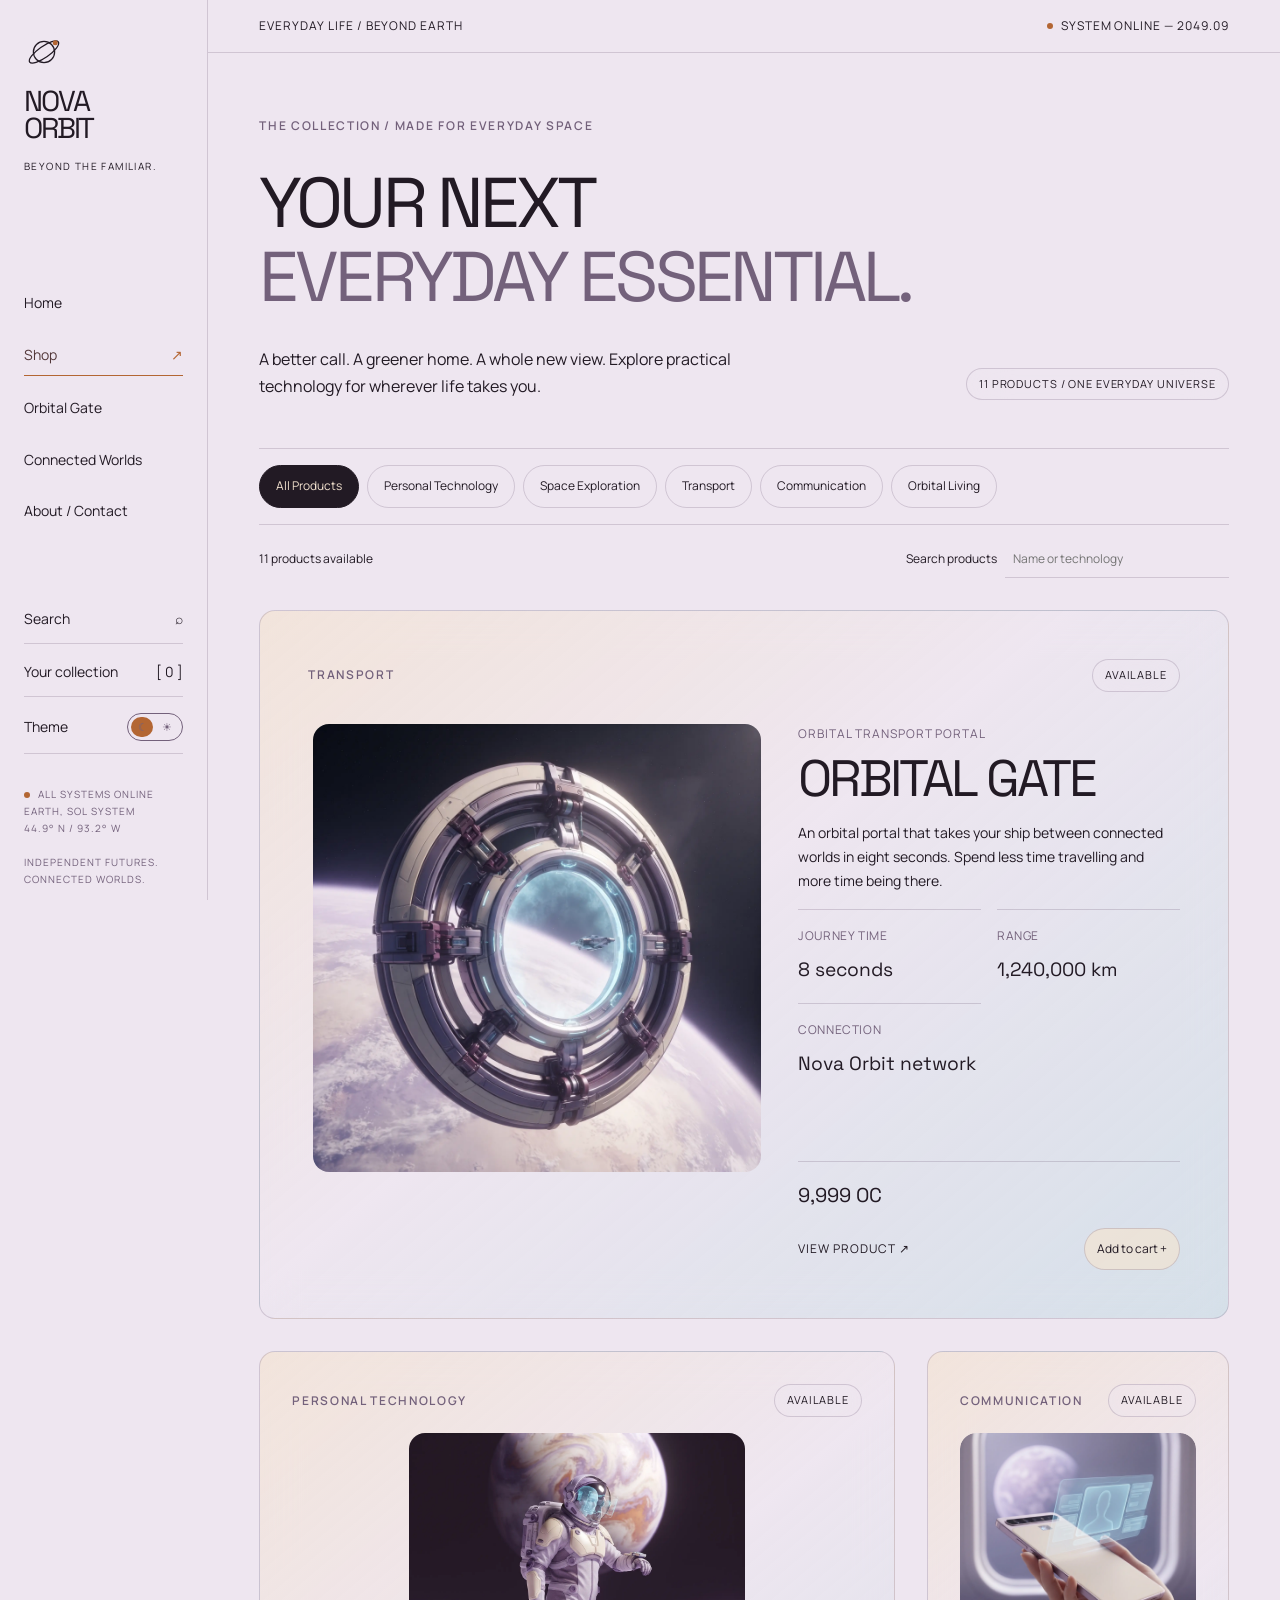
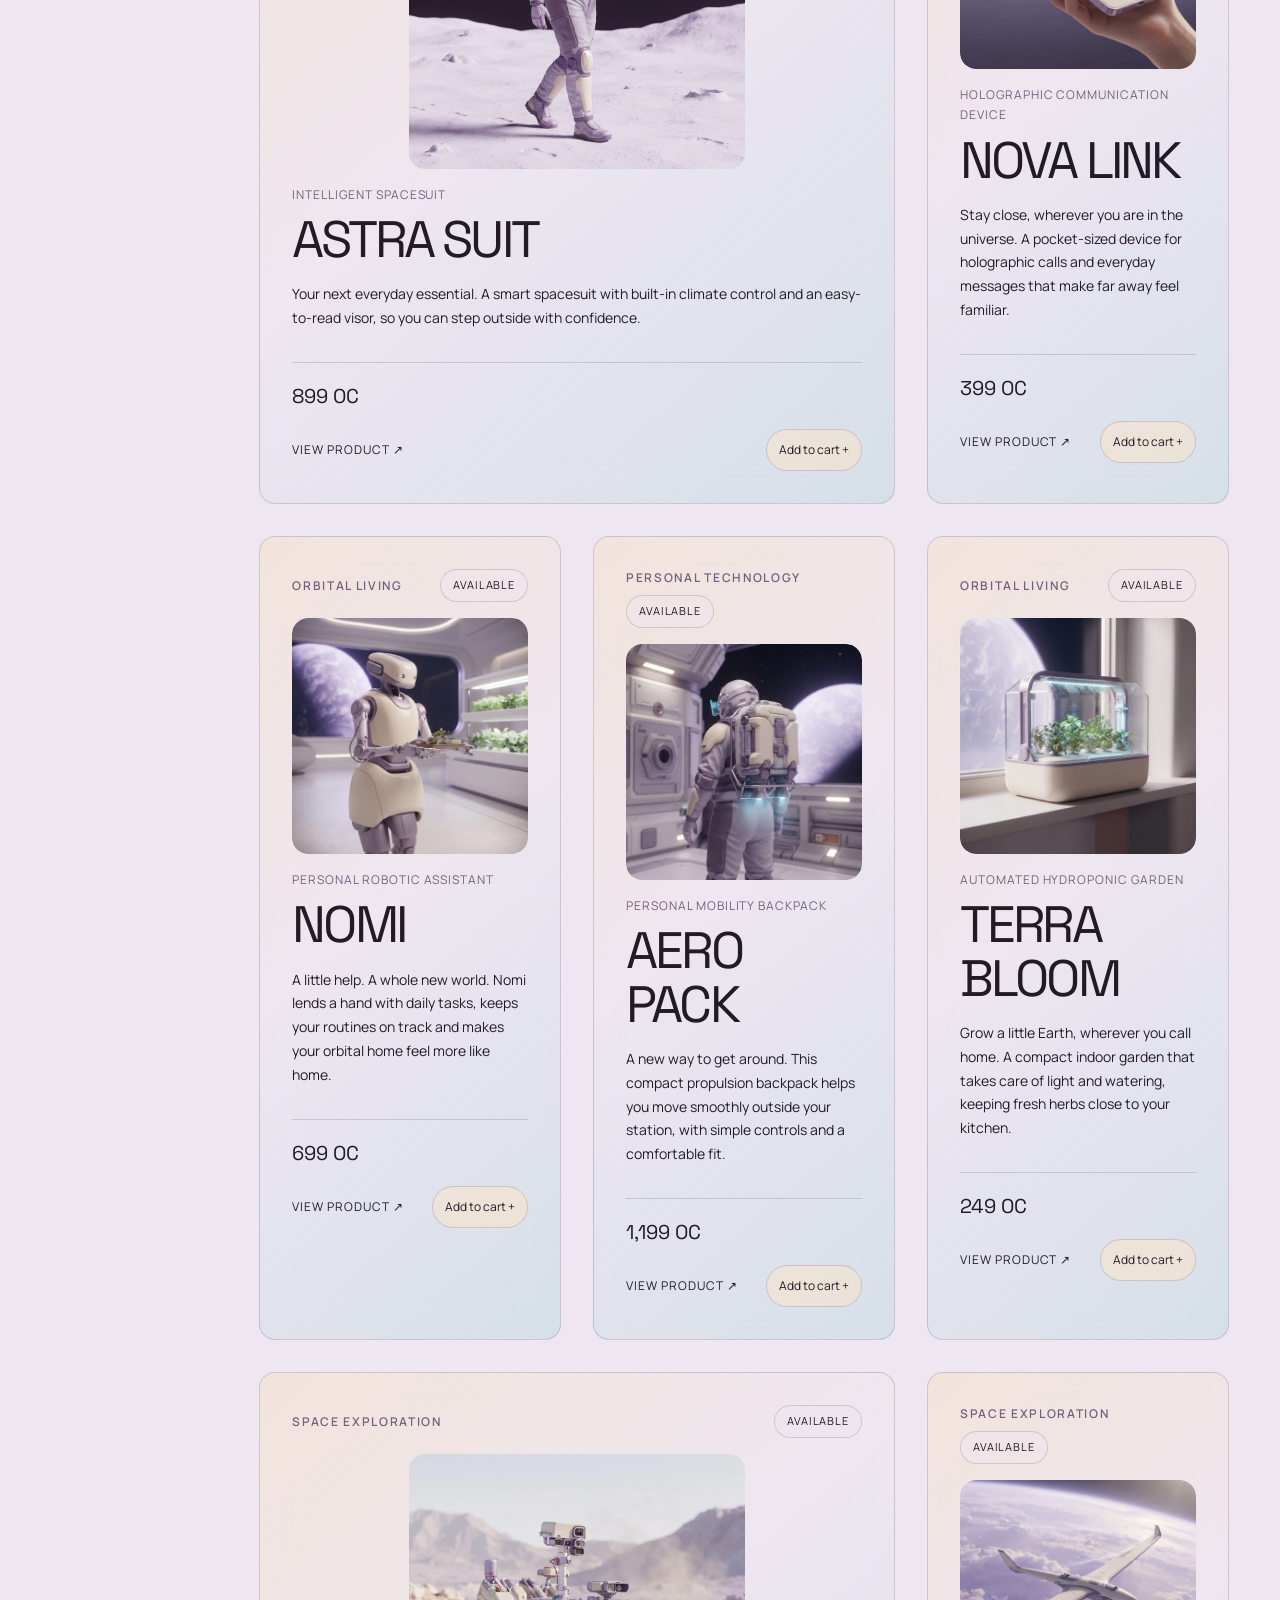
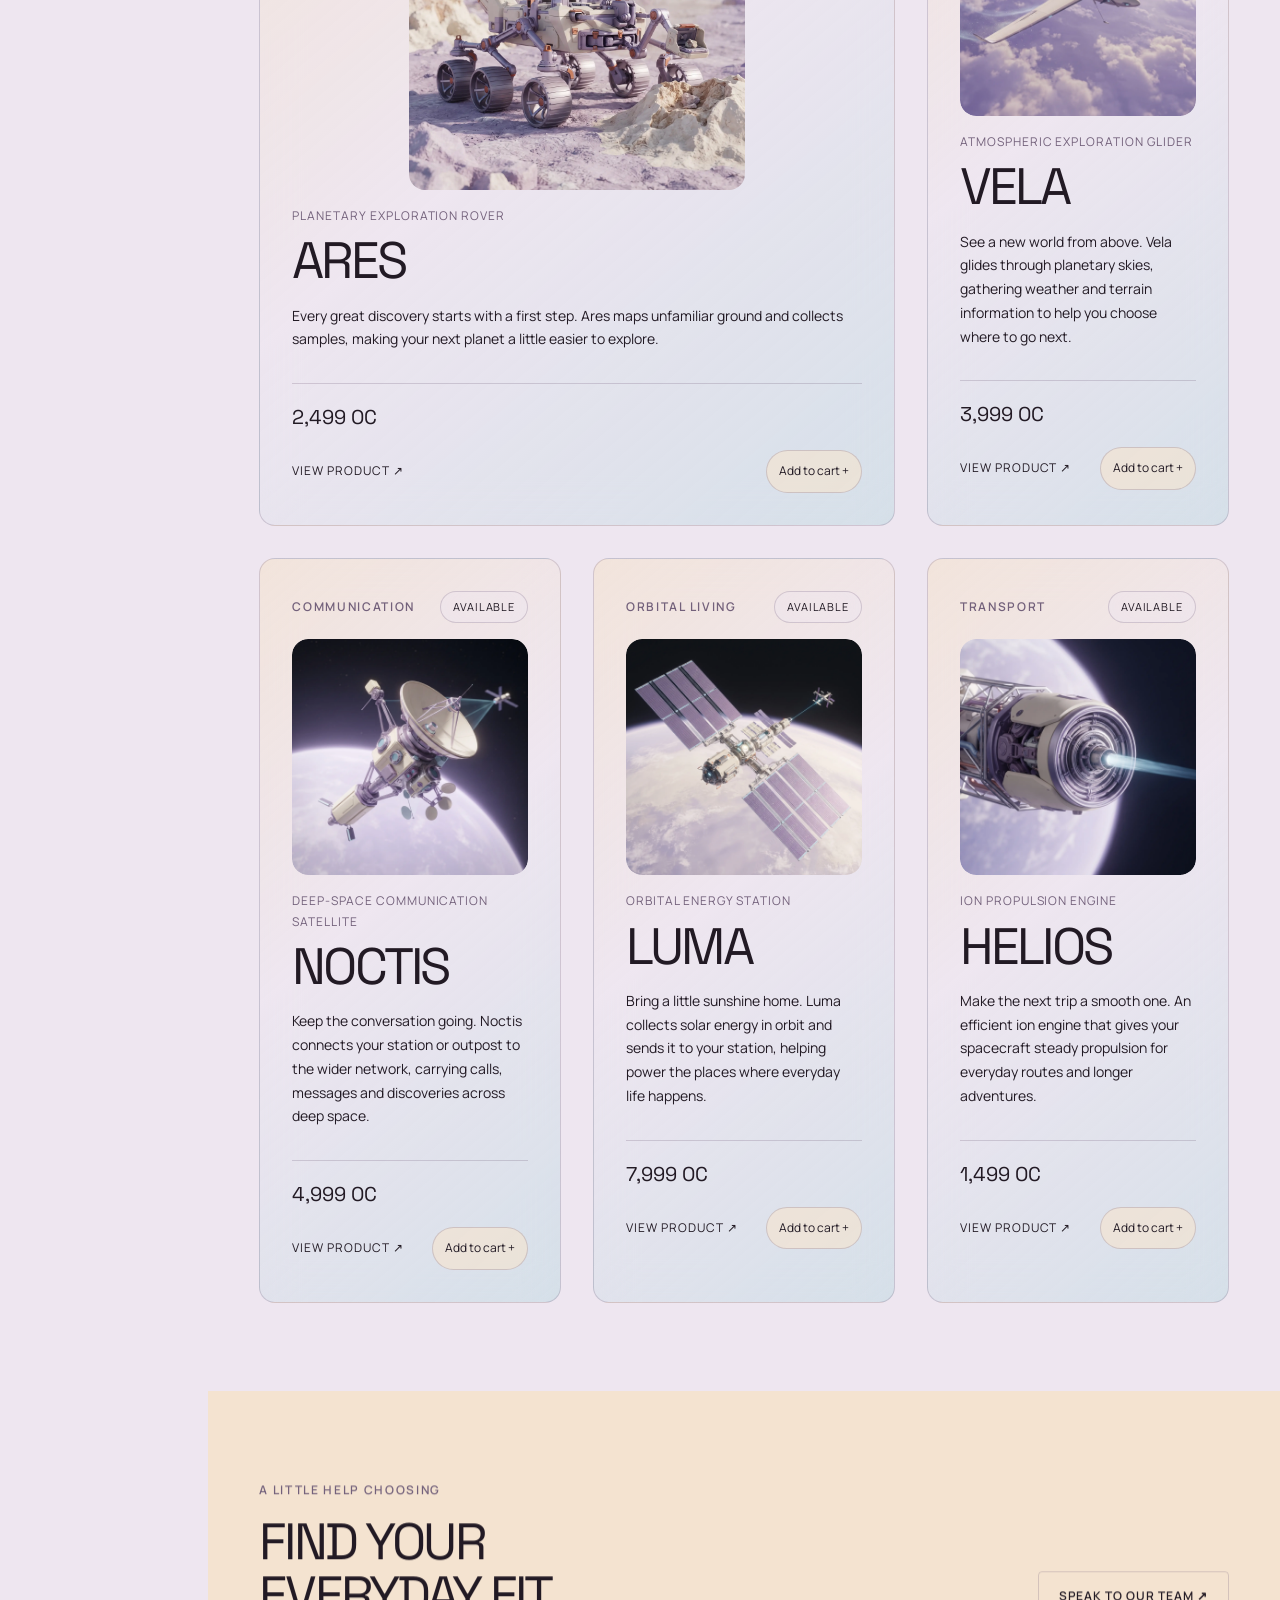
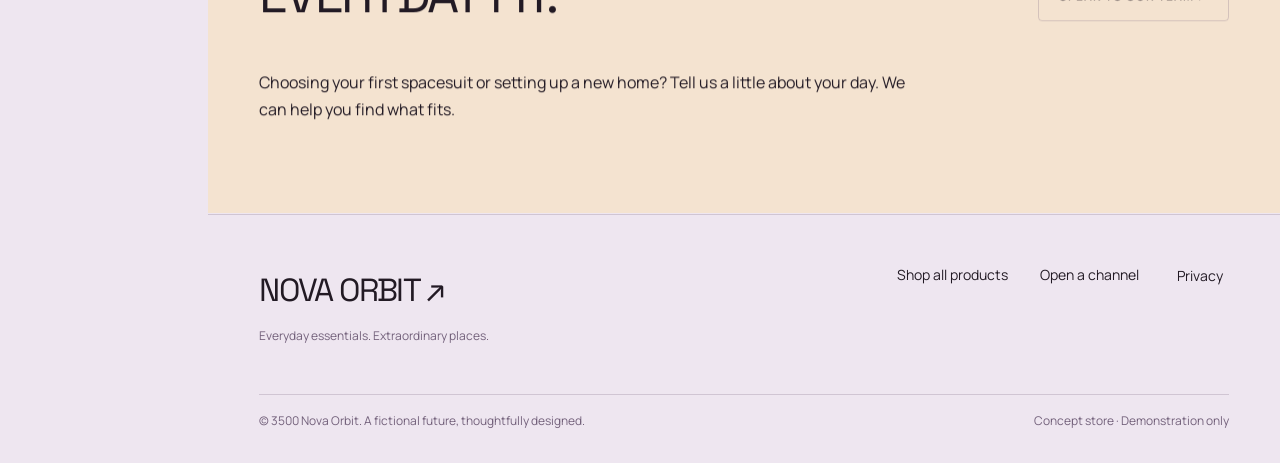
<file: pages/shop.html>
<!doctype html>
<html lang="en">

<head>
    <meta charset="utf-8">
    <meta name="viewport" content="width=device-width, initial-scale=1">
    <title>Explore the collection — Nova Orbit</title>
    <meta name="description"
        content="Shop personal technology, exploration tools and orbital living essentials. Discover the Nova Orbit collection in fictional Orbit Credits.">
    <meta property="og:type" content="website">
    <meta property="og:title" content="Explore the collection — Nova Orbit">
    <meta property="og:description"
        content="Shop personal technology, exploration tools and orbital living essentials. Discover the Nova Orbit collection in fictional Orbit Credits.">
    <meta name="theme-color" content="#eee6f0">
    <link rel="icon" href="../assets/icons/orbit.svg" type="image/svg+xml">
    <link rel="preload" href="../assets/fonts/space-regular.ttf" as="font" type="font/ttf" crossorigin>
    <link rel="stylesheet" href="../css/style.css">
    <script src="../js/script.js" defer></script>
</head>

<body data-page="shop"><a class="skip-link" href="#main">Skip to content</a>
    <header class="site-nav"><a class="site-nav__brand" href="../index.html" aria-label="Nova Orbit home"><img
                class="site-nav__mark" src="../assets/icons/orbit.svg" width="40" height="40"
                alt=""><span>NOVA<br>ORBIT</span></a>
        <p class="site-nav__subtitle">Beyond the familiar.</p><button class="site-nav__toggle" aria-expanded="false"
            aria-controls="navigation">Menu <span aria-hidden="true">☰</span></button>
        <div class="site-nav__content" id="navigation">
            <nav class="site-nav__links" aria-label="Main navigation"><a class="site-nav__link"
                    href="../index.html">Home</a><a class="site-nav__link" href="../pages/shop.html"
                    aria-current="page">Shop</a><a class="site-nav__link" href="../pages/orbital-gate.html">Orbital
                    Gate</a><a class="site-nav__link" href="../pages/connected-worlds.html">Connected Worlds</a><a
                    class="site-nav__link" href="../pages/about.html">About / Contact</a></nav>
            <div class="site-nav__tools"><button class="site-nav__tool" data-action="search">Search <span
                        aria-hidden="true">⌕</span></button><button class="site-nav__tool" data-action="cart">Your
                    collection <span>[ <span data-cart-count>0</span> ]</span></button><button
                    class="site-nav__tool theme-toggle" data-action="theme-toggle" aria-pressed="false"
                    aria-label="Switch to dark mode">Theme <span class="theme-toggle__track"
                        aria-hidden="true"><span>☾</span><span>☀</span></span></button></div>
            <div class="site-nav__foot">
                <p class="status">All systems online</p>
                <p>Earth, Sol system<br>44.9° N / 93.2° W<br><br>Independent futures.<br>Connected worlds.</p>
            </div>
        </div>
    </header>
    <main class="site-main" id="main"><noscript>
            <p class="section">Enable JavaScript to explore the catalogue, collection and interactive network.</p>
        </noscript>
        <div class="utility-bar"><span>Everyday life / Beyond Earth</span><span class="status">System online —
                2049.09</span></div>
        <section class="page-intro">
            <p class="eyebrow muted">The collection / Made for everyday space</p>
            <h1>YOUR NEXT<br><span class="muted">EVERYDAY ESSENTIAL.</span></h1>
            <div class="page-intro__bottom">
                <p>A better call. A greener home. A whole new view. Explore practical technology for wherever life takes
                    you.</p><span class="badge"><span data-catalogue-total></span>&nbsp;products / One everyday
                    universe</span>
            </div>
        </section>
        <div class="shop-tools">
            <div class="filter-list" aria-label="Product categories"><button class="filter-list__button"
                    data-filter="all" aria-pressed="true">All Products</button><button class="filter-list__button"
                    data-filter="personal-technology" aria-pressed="false">Personal Technology</button><button
                    class="filter-list__button" data-filter="space-exploration" aria-pressed="false">Space
                    Exploration</button><button class="filter-list__button" data-filter="transport"
                    aria-pressed="false">Transport</button><button class="filter-list__button"
                    data-filter="communication" aria-pressed="false">Communication</button><button
                    class="filter-list__button" data-filter="orbital-living" aria-pressed="false">Orbital
                    Living</button></div>
            <div class="shop-tools__row">
                <p data-result-count role="status">Explore the collection</p><label class="shop-tools__search">Search
                    products <input type="search" data-catalogue-search placeholder="Name or technology"
                        aria-label="Search products"></label>
            </div>
        </div>
        <section class="catalogue" aria-label="Technology catalogue" data-catalogue></section>
        <section class="section section--cream">
            <div class="section__heading">
                <div>
                    <p class="eyebrow muted">A little help choosing</p>
                    <h2>FIND YOUR<br>EVERYDAY FIT.</h2>
                </div><a class="button button--secondary" href="about.html#contact">Speak to our team ↗</a>
            </div>
            <p>Choosing your first spacesuit or setting up a new home? Tell us a little about your day. We can help you
                find what fits.</p>
        </section>
        <footer class="footer">
            <div class="footer__top">
                <div><a class="footer__wordmark" href="../index.html">NOVA ORBIT ↗</a>
                    <p class="footer__note">Everyday essentials. Extraordinary places.</p>
                </div>
                <div class="footer__links"><a href="../pages/shop.html">Shop all products</a><a
                        href="../pages/about.html#contact">Open a channel</a><button
                        data-action="privacy">Privacy</button></div>
            </div>
            <div class="footer__bottom"><span>© 3500 Nova Orbit. A fictional future, thoughtfully
                    designed.</span><span>Concept store · Demonstration only</span></div>
        </footer>
    </main>
    <dialog class="dialog cart" id="cart-dialog" aria-labelledby="cart-title" data-lenis-prevent>
        <div class="dialog__header">
            <h2 id="cart-title">Your cart</h2><button class="icon-button" data-close
                aria-label="Close collection">×</button>
        </div>
        <div data-cart-body></div>
    </dialog>
    <dialog class="dialog" id="modal-dialog" aria-labelledby="modal-title" data-lenis-prevent>
        <div class="dialog__header">
            <h2 id="modal-title"></h2><button class="icon-button" data-close aria-label="Close dialog">×</button>
        </div>
        <div class="dialog__body" data-modal-body></div>
    </dialog>
    <div class="sr-only" role="status" aria-live="polite" data-announcement></div>
</body>

</html>
</file>
<file: css/style.css>
/* 1. CSS custom properties */
:root {
  --cream: #f4e3d0; --lavender: #eee6f0; --purple: #73617b; --burgundy: #523739; --plum: #221a24; --ice: #a8d4dc; --orange: #b36633;
  --ink-soft: rgb(34 26 36 / .65); --line: rgb(115 97 123 / .25); --glass: rgb(238 230 240 / .5); --cream-glass: rgb(244 227 208 / .65); --ice-glass: rgb(168 212 220 / .35); --shade: rgb(34 26 36 / .12); --scrim: rgb(34 26 36 / .42); --clear: rgb(238 230 240 / 0); --cta-tint: rgb(244 227 208 / .16); --cta-surface: linear-gradient(var(--cta-tint), var(--cta-tint)), var(--orange);
  --font-heading: 'Space Grotesk', sans-serif; --font-body: 'Manrope', sans-serif; --weight-normal: 400; --weight-medium: 500; --weight-bold: 600;
  --text-xs: .75rem; --text-sm: .875rem; --text-body: 1rem; --text-lead: clamp(1.125rem, 1.4vw, 1.375rem); --text-title: clamp(2.25rem, 4vw, 4.5rem); --text-hero: clamp(3rem, 5.5vw, 6.5rem); --text-display: clamp(3rem, 6.8vw, 8rem); --leading-body: 1.7; --leading-heading: 1.04;
  --space-xs: .5rem; --space-sm: 1rem; --space-md: 2rem; --space-lg: 3rem; --space-xl: 4rem; --space-xxl: 6rem; --space-huge: 8rem; --section: clamp(4rem, 7vw, 8rem); --gutter: clamp(1.25rem, 4vw, 4rem); --sidebar: 13rem; --container: 100rem;
  --radius-sm: .25rem; --radius: 1rem; --radius-lg: 2rem; --radius-pill: 100rem; --border: 1px solid var(--line); --shadow: 0 1rem 3rem var(--shade); --glass-blur: blur(1.25rem); --ease: cubic-bezier(.2,.7,.2,1); --transition: .3s var(--ease); --duration-reveal: .7s; --duration-float: 12s; --duration-loader-exit: .3s; --z-nav: 20; --z-overlay: 50; --z-loader: 60;
  --product-media-max: 36rem; --product-detail-size: 24rem; --product-thumbnail: 5rem;
}
[data-theme='dark'] {
  --cream: #221a24; --lavender: #523739; --purple: #a8d4dc; --burgundy: #f4e3d0; --plum: #f4e3d0; --ice: #a8d4dc;
  --ink-soft: rgb(244 227 208 / .68); --line: rgb(168 212 220 / .3); --glass: rgb(82 55 57 / .72); --cream-glass: rgb(34 26 36 / .72); --ice-glass: rgb(168 212 220 / .18); --shade: rgb(34 26 36 / .5); --scrim: rgb(34 26 36 / .68); --cta-tint: rgb(244 227 208 / .18);
}
/* 2. Reset and global styles */
@font-face { font-family: 'Manrope'; src: url('../assets/fonts/manrope-regular.ttf') format('truetype'); font-weight: 400; font-display: swap; }
@font-face { font-family: 'Manrope'; src: url('../assets/fonts/manrope-semibold.ttf') format('truetype'); font-weight: 600; font-display: swap; }
@font-face { font-family: 'Space Grotesk'; src: url('../assets/fonts/space-regular.ttf') format('truetype'); font-weight: 400; font-display: swap; }
@font-face { font-family: 'Space Grotesk'; src: url('../assets/fonts/space-medium.ttf') format('truetype'); font-weight: 500; font-display: swap; }
* { box-sizing: border-box; }
html { scroll-behavior: smooth; scrollbar-color: var(--purple) var(--lavender); }
body { margin: 0; background: var(--lavender); color: var(--plum); font-family: var(--font-body); font-size: var(--text-body); line-height: var(--leading-body); }
body:has(dialog[open]) { overflow: hidden; }
::selection { background: var(--ice); color: var(--plum); }
a { color: inherit; text-decoration: none; }
button, input, select, textarea { font: inherit; color: inherit; }
button, a, input, select, textarea { -webkit-tap-highlight-color: var(--ice-glass); }
button { cursor: pointer; }
button { background: none; border: 0; }
button:disabled { opacity: .5; cursor: not-allowed; }
img, svg { display: block; max-width: 100%; }
img { height: auto; }
figure, blockquote, p, h1, h2, h3, h4 { margin: 0; }
ul { padding: 0; margin: 0; list-style: none; }
:focus-visible { outline: 2px solid var(--burgundy); outline-offset: .3rem; }
[hidden] { display: none !important; }
.skip-link { position: fixed; top: -5rem; left: var(--space-sm); z-index: 100; padding: var(--space-sm); background: var(--cream); }
.skip-link:focus { top: var(--space-sm); }
.sr-only { position: absolute; width: 1px; height: 1px; padding: 0; margin: -1px; overflow: hidden; clip-path: inset(50%); white-space: nowrap; border: 0; }
/* 3. Typography */
h1, h2, h3, h4 { font-family: var(--font-heading); font-weight: var(--weight-normal); line-height: var(--leading-heading); letter-spacing: -.055em; }
h1 { font-size: var(--text-hero); }
h2 { font-size: var(--text-title); }
h3 { font-size: clamp(1.5rem, 2.5vw, 2.75rem); }
p { max-width: 42rem; }
.eyebrow { font-size: var(--text-xs); text-transform: uppercase; letter-spacing: .14em; font-weight: var(--weight-bold); line-height: 1.5; }
.muted { color: var(--purple); }
.lead { font-size: var(--text-lead); line-height: 1.65; }
.text-link { display: inline-flex; gap: var(--space-sm); align-items: center; border-bottom: 1px solid currentColor; padding-block: var(--space-xs); font-size: var(--text-sm); }
.text-link:hover { color: var(--orange); }
/* 4. Shared layout and containers */
.site-main { margin-left: var(--sidebar); }
.section { padding: var(--section) var(--gutter); }
.section--cream { background: var(--cream); }
.section--dark { background: var(--plum); color: var(--cream); }
.section__heading { display: flex; align-items: end; justify-content: space-between; gap: var(--space-md); margin-bottom: var(--space-lg); }
.section__heading h2 { margin-top: var(--space-sm); }
.section__heading p { max-width: 24rem; }
.section__intro { margin-top: var(--space-md); }
.section__description { margin-bottom: var(--space-lg); max-width: 38rem; }
.page-intro { padding: var(--space-xl) var(--gutter) var(--space-lg); }
.page-intro h1 { max-width: 60rem; margin-top: var(--space-md); }
.page-intro__bottom { display: flex; align-items: end; justify-content: space-between; gap: var(--space-md); margin-top: var(--space-md); }
.page-intro__bottom p { max-width: 32rem; }
.utility-bar { padding: var(--space-sm) var(--gutter); display: flex; justify-content: space-between; gap: var(--space-sm); border-bottom: var(--border); font-size: var(--text-xs); text-transform: uppercase; letter-spacing: .08em; }
.status { display: inline-flex; align-items: center; gap: var(--space-xs); }
.status::before { content: ''; height: .375rem; width: .375rem; border-radius: var(--radius-pill); background: var(--orange); flex: none; }
.footer { padding: var(--space-lg) var(--gutter) var(--space-md); border-top: var(--border); }
.footer__top, .footer__bottom { display: flex; justify-content: space-between; gap: var(--space-md); }
.footer__top { align-items: start; padding-bottom: var(--space-lg); }
.footer__wordmark { font-family: var(--font-heading); font-size: 2rem; letter-spacing: -.05em; }
.footer__links { display: flex; flex-wrap: wrap; gap: var(--space-md); font-size: var(--text-sm); }
.footer__bottom { border-top: var(--border); padding-top: var(--space-sm); font-size: var(--text-xs); color: var(--purple); }
.footer__note { font-size: var(--text-xs); color: var(--purple); margin-top: var(--space-xs); }
/* 5. Header and navigation */
.site-nav { position: fixed; inset: 0 auto 0 0; width: var(--sidebar); z-index: var(--z-nav); padding: var(--space-md) 1.5rem; background: var(--lavender); border-right: var(--border); display: flex; flex-direction: column; }
.site-nav__brand { display: flex; flex-direction: column; align-items: start; font-family: var(--font-heading); font-size: 1.8rem; letter-spacing: -.075em; line-height: .94; }
.site-nav__mark { width: 2.5rem; height: 2.5rem; margin-bottom: var(--space-sm); }
.site-nav__subtitle { font-size: .625rem; letter-spacing: .14em; margin-top: var(--space-sm); text-transform: uppercase; }
.site-nav__content { display: flex; flex-direction: column; flex: 1; }
.site-nav__links { margin-top: clamp(4rem, 12vh, 9rem); display: flex; flex-direction: column; gap: .75rem; }
.site-nav__link { display: flex; justify-content: space-between; gap: var(--space-xs); font-size: var(--text-sm); padding-block: .5rem; }
.site-nav__link[aria-current='page'] { color: var(--burgundy); border-bottom: 1px solid var(--orange); }
.site-nav__link[aria-current='page']::after { content: '↗'; color: var(--orange); }
.site-nav__link:hover { color: var(--orange); }
.site-nav__tools { display: flex; flex-direction: column; align-items: stretch; gap: .25rem; margin-top: var(--space-xl); }
.site-nav__tool { display: flex; justify-content: space-between; padding: .75rem 0; font-size: var(--text-sm); text-align: left; border-bottom: var(--border); }
.theme-toggle { align-items: center; gap: var(--space-sm); }
.theme-toggle__track { position: relative; display: inline-grid; grid-template-columns: 1fr 1fr; align-items: center; width: 3.5rem; height: 1.75rem; padding: .2rem; border: 1px solid var(--purple); border-radius: var(--radius-pill); color: var(--purple); font-size: .7rem; line-height: 1; text-align: center; overflow: hidden; }
.theme-toggle__track::after { content: ''; position: absolute; inset: .2rem auto .2rem .2rem; width: 1.35rem; border-radius: var(--radius-pill); background: var(--orange); transition: transform var(--transition); }
.theme-toggle__track span { position: relative; z-index: 1; }
[data-theme='dark'] .theme-toggle__track::after { transform: translateX(1.75rem); }
.site-nav__foot { margin-top: auto; padding-top: var(--space-md); font-size: .625rem; text-transform: uppercase; letter-spacing: .1em; color: var(--purple); }
.site-nav__toggle { display: none; }
/* 6. Buttons and reusable components */
.button { display: inline-flex; align-items: center; justify-content: space-between; gap: var(--space-md); min-height: 3rem; padding: .875rem 1.25rem; border: 1px solid var(--orange); border-radius: var(--radius-sm); background: var(--cta-surface); color: var(--plum); font-size: var(--text-xs); text-transform: uppercase; letter-spacing: .08em; font-weight: var(--weight-bold); transition: background var(--transition), transform var(--transition); }
.button:hover { background: var(--cream); transform: translateY(-.15rem); }
.button--secondary { background: var(--clear); border-color: var(--line); color: inherit; }
.button--secondary:hover { background: var(--ice-glass); }
.button--full { width: 100%; }
.button-group { display: flex; flex-wrap: wrap; align-items: center; gap: var(--space-sm); margin-top: var(--space-md); }
.badge { display: inline-flex; padding: .375rem .75rem; border: var(--border); border-radius: var(--radius-pill); font-size: .6875rem; text-transform: uppercase; letter-spacing: .08em; background: var(--glass); backdrop-filter: var(--glass-blur); }
.icon-button { width: 2.75rem; height: 2.75rem; border: var(--border); border-radius: var(--radius-pill); display: inline-grid; place-items: center; font-size: 1.25rem; flex: none; }
.icon-button:hover { background: var(--ice-glass); }
.spec-list { display: grid; grid-template-columns: repeat(2, minmax(0, 1fr)); gap: var(--space-sm); }
.spec-list__item { border-top: var(--border); padding-top: var(--space-sm); }
.spec-list dt { font-size: var(--text-xs); color: var(--purple); text-transform: uppercase; letter-spacing: .05em; }
.spec-list dd { margin: var(--space-xs) 0 0; font-family: var(--font-heading); font-size: 1.2rem; }
.media { background: var(--ice); overflow: hidden; position: relative; }
.media img { width: 100%; height: 100%; object-fit: cover; filter: url("../assets/icons/photographic-tone.svg#photographic-tone"); }
.media::after { content: ''; position: absolute; inset: 0; background: linear-gradient(140deg, var(--cream-glass), var(--ice-glass)); mix-blend-mode: color; pointer-events: none; }
.product-image { display: block; width: 100%; height: 100%; min-width: 0; overflow: hidden; border-radius: var(--radius); }
.product-image img, .product-image video { display: block; width: 100%; height: 100%; object-fit: contain; filter: none; }
/* 7. Holographic cards */
.product-card { position: relative; padding: var(--space-md); border: var(--border); border-radius: var(--radius); background: linear-gradient(140deg, var(--cream-glass), var(--glass) 45%, var(--ice-glass)); backdrop-filter: var(--glass-blur); overflow: hidden; cursor: pointer; transition: scale var(--transition), box-shadow var(--transition); }
.product-card:hover { scale: 1.015; box-shadow: var(--shadow); }
.product-card__top { display: flex; flex-wrap: wrap; align-items: center; justify-content: space-between; gap: var(--space-xs); font-size: var(--text-xs); }
.product-card__visual { width: 100%; height: auto; aspect-ratio: 1; margin: var(--space-sm) 0; position: relative; overflow: hidden; border-radius: var(--radius); }
.product-card__visual .product-image { width: auto; max-width: 100%; aspect-ratio: 1; margin-inline: auto; }
.product-card__visual img { width: 100%; height: 100%; object-fit: contain; transition: transform var(--duration-reveal) var(--ease); }
.product-card:hover .product-card__visual img { transform: none; }
.product-card__visual--photo { background: var(--purple); }
.product-card__visual--photo img { object-fit: cover; filter: url("../assets/icons/photographic-tone.svg#photographic-tone"); }
.product-card__category { color: var(--purple); font-size: var(--text-xs); text-transform: uppercase; letter-spacing: .08em; margin-bottom: var(--space-xs); }
.product-card__description { font-size: var(--text-sm); margin-top: var(--space-sm); }
.product-card__bottom { margin-top: var(--space-md); padding-top: var(--space-sm); border-top: var(--border); display: flex; flex-wrap: wrap; align-items: center; justify-content: space-between; gap: var(--space-sm); }
.product-card__price { font-family: var(--font-heading); font-size: 1.25rem; white-space: nowrap; }
.product-card__actions { display: flex; flex-wrap: wrap; align-items: center; justify-content: space-between; gap: var(--space-sm); width: 100%; }
.product-card__buy { padding: .625rem .75rem; border: var(--border); border-radius: var(--radius-pill); font-size: var(--text-xs); background: var(--cream-glass); }
.product-card__buy:hover { background: var(--ice-glass); }
.product-card__action { text-align: left; padding: .5rem 0; font-size: var(--text-xs); text-transform: uppercase; letter-spacing: .08em; }
.product-card__action:hover { color: var(--orange); }
.product-card--featured { grid-column: span 2; }
.product-card--featured .product-card__visual { height: 24rem; }
.product-card--horizontal { grid-column: 1 / -1; display: grid; grid-template-columns: 12rem 1fr 15rem; align-items: center; gap: var(--space-md); }
.product-card--horizontal .product-card__visual { margin: 0; height: 10rem; grid-column: 1; grid-row: 1 / 4; }
.product-card--horizontal .product-card__top { grid-column: 2 / 4; }
.product-card--horizontal .product-card__bottom { margin: 0; }
/* 8. Home */
.home-hero { position: relative; overflow: hidden; background: radial-gradient(ellipse at 85% 38%, var(--ice-glass), var(--clear) 47%), linear-gradient(115deg, var(--cream), var(--lavender) 70%); padding: var(--space-lg) var(--gutter) var(--space-md); }
.home-hero__intro { display: flex; justify-content: space-between; gap: var(--space-sm); }
.home-hero__layout { display: grid; grid-template-columns: 1.1fr 1fr; position: relative; align-items: center; min-height: 34rem; }
.home-hero__copy { position: relative; z-index: 2; padding-block: var(--space-lg); }
.home-hero__title { font-size: var(--text-hero); max-width: 12ch; text-transform: uppercase; }
.home-hero__title em { font-style: normal; color: var(--purple); }
.home-hero__description { margin-top: var(--space-md); max-width: 22rem; font-size: var(--text-sm); }
.home-hero__art { position: relative; margin: 0 0 0 var(--space-md); align-self: center; display: flex; align-items: center; padding-bottom: var(--space-md); min-width: 0; }
.home-hero__art .product-image { aspect-ratio: 1; max-width: var(--product-media-max); border-radius: var(--radius-lg); }
.home-hero__art img, .home-hero__art video { width: 100%; min-width: 0; object-fit: contain; }
.home-hero__art { align-self: stretch; min-height: 0; }
.home-hero__art .product-image { width: 100%; height: calc(100% - var(--space-md)); max-width: none; aspect-ratio: auto; }
.home-hero__art video { object-fit: cover; }
.home-hero__label { position: absolute; z-index: 2; bottom: var(--space-md); right: var(--space-sm); max-width: calc(100% - var(--space-md)); padding: var(--space-sm) 1.5rem; border: 1px solid var(--cream); border-radius: var(--radius); background: var(--glass); box-shadow: var(--shadow); backdrop-filter: var(--glass-blur); font-size: var(--text-xs); min-width: 13rem; }
.home-hero__label strong { display: block; font-family: var(--font-heading); font-weight: 400; font-size: 1.375rem; margin-block: .25rem; }
.home-hero__foot { display: flex; align-items: center; justify-content: space-between; gap: var(--space-sm); border-top: var(--border); padding-top: var(--space-md); font-size: var(--text-xs); }
.home-hero__foot span { color: var(--purple); }
.featured-grid { display: grid; grid-template-columns: 1.3fr 1fr; gap: var(--space-md); align-items: start; }
.featured-grid .product-card:first-child { margin-top: 0; }
.featured-grid .product-card:nth-child(even) { margin-top: var(--space-xl); }
.featured-grid .product-card:nth-child(odd) .product-card__visual { height: 23rem; }
.featured-grid--personal { grid-template-columns: repeat(3, minmax(0, 1fr)); align-items: stretch; }
.featured-grid--personal .product-card:nth-child(even) { margin-top: 0; }
.featured-grid--personal .product-card__visual { height: auto; aspect-ratio: 1; }
.featured-grid--personal .product-card:nth-child(odd) .product-card__visual { height: auto; }
.featured-grid--personal .product-card { display: flex; flex-direction: column; }
.featured-grid--personal .product-card__bottom { margin-top: auto; }
.featured-grid--personal .product-card__info { padding-bottom: var(--space-md); }
.manifesto { padding: var(--section) var(--gutter); background: var(--cream); }
.manifesto__quote { font-family: var(--font-heading); font-size: clamp(2rem, 4.25vw, 5rem); line-height: 1.12; letter-spacing: -.05em; max-width: 22ch; margin: var(--space-lg) 0; text-transform: uppercase; }
.manifesto__quote span { color: var(--purple); }
.manifesto__foot { display: flex; justify-content: space-between; font-size: var(--text-xs); }
.destination { display: grid; grid-template-columns: 1fr 1fr; background: var(--plum); color: var(--cream); }
.destination__copy { padding: var(--section) var(--gutter); }
.destination__copy h2 { margin-top: var(--space-md); }
.destination__copy p { margin-top: var(--space-md); font-size: var(--text-sm); }
.destination__image { min-height: 25rem; }
.destination__image img { mix-blend-mode: normal; }
[data-theme='dark'] .section--dark, [data-theme='dark'] .destination { background: var(--lavender); color: var(--plum); }
[data-theme='dark'] .home-hero { background: radial-gradient(ellipse at 85% 38%, var(--ice-glass), var(--clear) 47%), linear-gradient(115deg, var(--cream), var(--lavender) 70%); }
/* 9. Shop */
.shop-tools { padding: 0 var(--gutter) var(--space-md); }
.filter-list { display: flex; flex-wrap: wrap; gap: var(--space-xs); border-block: var(--border); padding-block: var(--space-sm); }
.filter-list__button { padding: .625rem 1rem; border-radius: var(--radius-pill); font-size: var(--text-xs); border: 1px solid var(--line); }
.filter-list__button[aria-pressed='true'] { background: var(--plum); color: var(--cream); border-color: var(--plum); }
.shop-tools__row { display: flex; justify-content: space-between; align-items: center; gap: var(--space-sm); margin-top: var(--space-sm); font-size: var(--text-xs); }
.shop-tools__search { display: flex; gap: var(--space-xs); align-items: center; }
.shop-tools__search input { width: 14rem; border: 0; border-bottom: var(--border); background: none; padding: .5rem; }
.catalogue { padding: 0 var(--gutter) var(--section); display: grid; grid-template-columns: repeat(3, minmax(0, 1fr)); gap: var(--space-md); }
.catalogue__empty { grid-column: 1 / -1; padding: var(--space-xl); text-align: center; }
.catalogue .product-card--featured { display: grid; grid-template-columns: 1.2fr 1fr; grid-column: 1 / -1; gap: var(--space-md); padding: var(--space-lg); }
.catalogue .product-card--featured .product-card__top { grid-column: 1 / -1; }
.catalogue .product-card--featured .product-card__visual { margin: 0; grid-row: 2 / 4; height: 28rem; aspect-ratio: auto; }
.catalogue .product-card--featured .product-card__info { align-self: end; }
.catalogue .product-card--featured h2 { font-size: var(--text-title); }
.catalogue .product-card--featured .product-card__bottom { align-self: start; flex-wrap: wrap; }
.catalogue .product-card--wide { grid-column: span 2; }
.catalogue .product-card--wide .product-card__visual { height: 21rem; aspect-ratio: auto; }
/* 10. Product detail */
.product-hero { display: grid; grid-template-columns: 1fr 1.25fr; gap: var(--space-lg); padding: var(--space-xl) var(--gutter); background: linear-gradient(120deg, var(--cream), var(--lavender)); }
.product-hero h1 { margin-block: var(--space-md); }
.product-hero__statement { font-family: var(--font-heading); font-size: var(--text-lead); line-height: 1.4; max-width: 26ch; padding-left: var(--space-sm); border-left: 2px solid var(--orange); }
.product-hero__copy > p { margin-top: var(--space-md); font-size: var(--text-sm); }
.product-hero__visual { align-self: center; position: relative; }
.product-hero__visual img { width: 100%; }
.product-hero__visual > .product-image { aspect-ratio: 1; max-width: var(--product-media-max); margin: 0 auto var(--space-md); border-radius: var(--radius-lg); }
.product-hero__price { display: inline-block; font-family: var(--font-heading); font-size: 2rem; color: var(--plum); }
.telemetry { padding: var(--space-sm); display: grid; grid-template-columns: repeat(4, 1fr); gap: var(--space-sm); border: var(--border); border-radius: var(--radius); background: var(--glass); backdrop-filter: var(--glass-blur); }
.telemetry__item span { display: block; color: var(--purple); font-size: .625rem; text-transform: uppercase; }
.telemetry__item strong { font-size: var(--text-xs); font-weight: 600; }
.stages { display: grid; grid-template-columns: repeat(4, 1fr); gap: var(--space-md); }
.stage { border-top: var(--border); padding-top: var(--space-sm); }
.stage__visual { height: 12rem; display: grid; place-items: center; background: var(--ice-glass); border-radius: var(--radius); overflow: hidden; margin-block: var(--space-sm) var(--space-md); }
.stage__visual img { width: 100%; height: 100%; object-fit: cover; filter: url('../assets/icons/photographic-tone.svg#photographic-tone'); }
.stage__visual--diagram img { object-fit: contain; filter: none; }
.stage__visual--product img { object-fit: contain; filter: none; }
.stage h3 { font-size: 1.4rem; letter-spacing: -.04em; margin-block: var(--space-xs) var(--space-sm); }
.stage p { font-size: var(--text-sm); }
.specifications { display: grid; grid-template-columns: 1fr 1.6fr; gap: var(--space-xl); }
.specifications__intro p { margin-top: var(--space-md); }
.specifications .spec-list { gap: var(--space-md); }
.specifications .spec-list dd { font-size: 1.5rem; }
/* 11. Connected Worlds */
.network { position: relative; min-height: 38rem; border: var(--border); border-radius: var(--radius-lg); overflow: hidden; background: radial-gradient(ellipse at 40% 65%, var(--ice-glass), var(--clear) 65%), linear-gradient(135deg, var(--cream-glass), var(--glass)); }
.network__map { position: relative; height: 38rem; margin-right: 20rem; }
.network--preview .network__map { margin-right: 0; height: 30rem; }
.network--preview { min-height: 30rem; }
.network__paths { position: absolute; inset: 0; width: 100%; height: 100%; color: var(--purple); opacity: .55; }
.network--preview .network__paths { transform-origin: 50% 50%; transform-box: fill-box; animation: network-orbit-drift 18s ease-in-out infinite; will-change: transform; }
.network__node { position: absolute; left: var(--node-x); top: var(--node-y); transform: translate(-50%, -50%); display: flex; flex-direction: column; align-items: center; gap: .75rem; padding: .625rem; border-radius: var(--radius); min-width: 4.5rem; }
.network__planet { width: var(--planet-size, 3rem); height: var(--planet-size, 3rem); border-radius: var(--radius-pill); background: radial-gradient(circle at 30% 26%, var(--cream), var(--ice) 35%, var(--purple) 70%, var(--plum)); box-shadow: .5rem .6rem 1rem var(--shade), inset -.5rem -.5rem 1rem var(--shade); transition: transform var(--transition); }
.network__node[data-world='terra'] .network__planet { animation: planet-drift-terra 8s ease-in-out infinite; }
.network__node[data-world='ares'] .network__planet { animation: planet-drift-ares 6.5s ease-in-out .6s infinite; }
.network__node[data-world='vela'] .network__planet { animation: planet-drift-vela 9s ease-in-out .2s infinite; }
.network__node[data-world='noctis'] .network__planet { animation: planet-drift-noctis 7.5s ease-in-out 1s infinite; }
.network__node[data-world='luma'] .network__planet { animation: planet-drift-luma 8.5s ease-in-out .4s infinite; }
.network__node[data-world='ares'] .network__planet { background: radial-gradient(circle at 25% 25%, var(--cream), var(--orange) 40%, var(--burgundy) 80%); }
.network__node[data-world='vela'] .network__planet { background: repeating-linear-gradient(18deg, var(--cream-glass), var(--clear) .35rem), radial-gradient(circle at 25% 25%, var(--cream), var(--purple)); }
.network__node[data-world='noctis'] .network__planet { background: radial-gradient(circle at 25% 25%, var(--purple), var(--plum) 80%); }
.network__node[data-world='luma'] .network__planet { background: radial-gradient(circle at 25% 25%, var(--cream), var(--lavender), var(--purple)); }
.network--preview .network__planet { background: radial-gradient(circle at 30% 26%, var(--cream), var(--ice) 35%, var(--purple) 70%, var(--plum)); box-shadow: .5rem .6rem 1rem var(--shade), inset -.5rem -.5rem 1rem var(--shade); }
.network--preview .network__node[data-world='ares'] .network__planet { background: radial-gradient(circle at 25% 25%, var(--cream), var(--orange) 40%, var(--burgundy) 80%); }
.network--preview .network__node[data-world='vela'] .network__planet { background: repeating-linear-gradient(18deg, var(--cream-glass), var(--clear) .35rem), radial-gradient(circle at 25% 25%, var(--cream), var(--purple)); }
.network--preview .network__node[data-world='noctis'] .network__planet { background: radial-gradient(circle at 25% 25%, var(--purple), var(--plum) 80%); }
.network--preview .network__node[data-world='luma'] .network__planet { background: radial-gradient(circle at 25% 25%, var(--cream), var(--lavender), var(--purple)); }
.network--preview .network__node[data-world='terra'] .network__planet { animation: planet-drift-terra 8s ease-in-out infinite; }
.network--preview .network__node[data-world='ares'] .network__planet { animation: planet-drift-ares 6.5s ease-in-out .6s infinite; }
.network--preview .network__node[data-world='vela'] .network__planet { animation: planet-drift-vela 9s ease-in-out .2s infinite; }
.network--preview .network__node[data-world='noctis'] .network__planet { animation: planet-drift-noctis 7.5s ease-in-out 1s infinite; }
.network--preview .network__node[data-world='luma'] .network__planet { animation: planet-drift-luma 8.5s ease-in-out .4s infinite; }
.network__node[aria-pressed='true'] .network__planet { outline: 1px solid var(--orange); outline-offset: .625rem; }
.network__node:hover .network__planet { transform: translateY(-.3rem); }
.network__node[aria-pressed='true'] .network__name { color: var(--burgundy); border-bottom: 1px solid var(--orange); }
.network__name { font-size: var(--text-xs); text-transform: uppercase; letter-spacing: .08em; }
.network__coordinates { position: absolute; top: var(--space-md); left: var(--space-md); font-size: .625rem; letter-spacing: .1em; color: var(--purple); }
.network__caption { position: absolute; bottom: var(--space-md); left: var(--space-md); font-size: var(--text-xs); color: var(--purple); }
.network__panel { position: absolute; top: var(--space-md); right: var(--space-md); bottom: var(--space-md); width: 18rem; min-height: 0; padding: var(--space-md); background: var(--glass); backdrop-filter: var(--glass-blur); border: 1px solid var(--cream); border-radius: var(--radius); display: flex; flex-direction: column; justify-content: flex-start; overflow: hidden; }
.network__panel h2 { font-size: 2.5rem; margin-block: var(--space-sm); }
.network__panel p { font-size: var(--text-sm); line-height: 1.45; }
.network__panel .spec-list { margin-block: var(--space-md); }
.network__panel .spec-list dd { font-size: var(--text-sm); }
.network__panel .button { margin-top: auto; align-self: stretch; flex: 0 0 auto; }
.network-tabs { display: flex; justify-content: space-between; flex-wrap: wrap; gap: var(--space-xs); margin-top: var(--space-sm); }
.network-tabs button { flex: 1; border: var(--border); border-radius: var(--radius-pill); min-height: 2.75rem; padding: .5rem 1rem; font-size: var(--text-xs); }
.network-tabs button[aria-pressed='true'] { background: var(--orange); color: var(--plum); }
.network-services { display: grid; grid-template-columns: repeat(3, 1fr); gap: var(--space-md); margin-top: var(--space-xl); }
.network-service { border-top: var(--border); padding-top: var(--space-md); }
.network-service h3 { font-size: 1.5rem; margin-block: var(--space-sm); }
.network-service p { font-size: var(--text-sm); }
.network-service__stat { margin-top: var(--space-md); display: flex; justify-content: space-between; font-size: var(--text-xs); border-top: var(--border); padding-top: var(--space-sm); }
/* 12. About and Contact */
.about-hero { display: grid; grid-template-columns: 1.2fr 1fr; gap: var(--space-lg); padding: var(--space-xl) var(--gutter) var(--section); background: var(--cream); }
.about-hero h1 { font-size: clamp(3rem, 4.7vw, 5.5rem); margin-block: var(--space-md); }
.about-hero__media { border-radius: var(--radius-lg) var(--radius-lg) 0 0; min-height: 32rem; }
.about-hero__media img { mix-blend-mode: normal; }
.about-hero__stats { display: flex; gap: var(--space-md); margin-top: var(--space-lg); border-top: var(--border); padding-top: var(--space-md); }
.about-hero__stats strong { display: block; font-family: var(--font-heading); font-size: 1.75rem; font-weight: 400; }
.principles { display: grid; grid-template-columns: 1fr 1fr; gap: var(--space-xl); margin-top: var(--space-lg); }
.principle { border-top: var(--border); padding-top: var(--space-md); }
.principle h3 { margin-block: var(--space-md) var(--space-sm); max-width: 18ch; }
.principle p { max-width: 30rem; font-size: var(--text-sm); }
.blueprint { display: grid; grid-template-columns: 1fr 1fr; align-items: center; gap: var(--space-xl); background: var(--ice-glass); }
.blueprint__visual { border: var(--border); padding: var(--space-md); border-radius: var(--radius); }
.blueprint__visual img { width: 100%; }
.contact { display: grid; grid-template-columns: .9fr 1.3fr; gap: var(--space-xl); }
.contact__copy h2 { margin-block: var(--space-md); }
.contact__details { margin-top: var(--space-lg); font-size: var(--text-sm); }
.form { display: grid; grid-template-columns: 1fr 1fr; gap: 1.5rem; }
.form__field { display: flex; flex-direction: column; gap: var(--space-xs); }
.form__field label { font-size: var(--text-xs); text-transform: uppercase; letter-spacing: .06em; }
.form__field input, .form__field select, .form__field textarea { width: 100%; min-width: 0; background: var(--glass); border: var(--border); border-radius: var(--radius-sm); padding: .875rem 1rem; font-size: var(--text-sm); }
.form__field textarea { min-height: 8rem; resize: vertical; }
.form__field--full, .form__notice, .form__submit { grid-column: 1 / -1; }
.form__notice { font-size: var(--text-xs); color: var(--purple); }
.form__submit { display: flex; align-items: center; justify-content: space-between; gap: var(--space-sm); }
.form__error { color: var(--burgundy); font-size: var(--text-sm); }
.confirmation { padding: var(--space-xl) var(--space-md); border: var(--border); border-radius: var(--radius); background: var(--ice-glass); }
.confirmation h3 { margin-block: var(--space-sm) var(--space-md); }
/* 13. Shopping cart and modals */
.dialog { color: var(--plum); border: var(--border); border-radius: var(--radius-lg); padding: var(--space-md); background: var(--lavender); box-shadow: var(--shadow); width: min(42rem, calc(100% - 2rem)); max-height: calc(100dvh - 2rem); overscroll-behavior: contain; }
.dialog::backdrop { background: var(--scrim); backdrop-filter: blur(.4rem); }
.dialog__header { display: flex; align-items: center; justify-content: space-between; gap: var(--space-md); margin-bottom: var(--space-md); }
.dialog__header h2 { font-size: 2rem; }
.dialog__body { font-size: var(--text-sm); }
.dialog__body > p { margin-bottom: var(--space-md); }
.dialog__body .form { margin-top: var(--space-md); }
.dialog__product-image { width: 100%; height: min(var(--product-detail-size), 45dvh); object-fit: contain; border-radius: var(--radius); background: var(--ice-glass); margin-bottom: var(--space-md); }
.cart { margin: 0 0 0 auto; width: min(31rem, 100%); height: 100dvh; max-height: 100dvh; border-radius: var(--radius-lg) 0 0 var(--radius-lg); padding: var(--space-md); }
.cart__empty { padding-block: var(--space-xl); text-align: center; }
.cart__empty p { margin-block: var(--space-sm) var(--space-md); }
.cart-item { display: grid; grid-template-columns: 5rem 1fr; gap: var(--space-sm); padding-block: var(--space-md); border-bottom: var(--border); }
.cart-item__image { width: var(--product-thumbnail); height: var(--product-thumbnail); object-fit: contain; background: var(--ice-glass); border-radius: var(--radius); }
.cart-item__name { font-family: var(--font-heading); font-size: 1.25rem; }
.cart-item__price { font-size: var(--text-sm); color: var(--purple); }
.cart-item__controls { display: flex; align-items: center; gap: var(--space-sm); margin-top: var(--space-sm); }
.cart-item__quantity { display: flex; align-items: center; gap: .75rem; border: var(--border); border-radius: var(--radius-pill); }
.cart-item__quantity button { width: 2.75rem; height: 2.75rem; }
.cart-item__remove { font-size: var(--text-xs); text-decoration: underline; }
.cart__summary { padding-block: var(--space-md); }
.cart__subtotal { display: flex; justify-content: space-between; margin-bottom: var(--space-sm); font-family: var(--font-heading); font-size: 1.5rem; }
.cart__note { margin-block: var(--space-sm); font-size: var(--text-xs); color: var(--purple); }
.cart__clear { text-decoration: underline; font-size: var(--text-xs); padding: var(--space-sm) 0; }
.checkout-summary { border-block: var(--border); margin-block: var(--space-md); padding-block: var(--space-sm); }
.checkout-summary li { display: flex; justify-content: space-between; gap: var(--space-sm); padding-block: var(--space-xs); }
.search-results { display: grid; gap: var(--space-xs); margin-top: var(--space-md); }
.search-results__item { display: flex; justify-content: space-between; text-align: left; padding: var(--space-sm); border-bottom: var(--border); }
.search-results__item:hover { background: var(--ice-glass); }
/* 14. Animations */
@keyframes drift { 0%, 100% { transform: translateY(0) rotate(-3deg); } 50% { transform: translateY(-1rem) rotate(1deg); } }
@keyframes planet-drift-terra { 0%, 100% { transform: translate3d(0, 0, 0); } 50% { transform: translate3d(.25rem, -.35rem, 0); } }
@keyframes planet-drift-ares { 0%, 100% { transform: translate3d(0, 0, 0); } 50% { transform: translate3d(-.3rem, -.22rem, 0); } }
@keyframes planet-drift-vela { 0%, 100% { transform: translate3d(0, 0, 0); } 50% { transform: translate3d(.18rem, .32rem, 0); } }
@keyframes planet-drift-noctis { 0%, 100% { transform: translate3d(0, 0, 0); } 50% { transform: translate3d(-.22rem, .3rem, 0); } }
@keyframes planet-drift-luma { 0%, 100% { transform: translate3d(0, 0, 0); } 50% { transform: translate3d(.28rem, -.2rem, 0); } }
@keyframes network-orbit-drift { 0%, 100% { transform: rotate(-1deg) translate3d(-.25rem, .1rem, 0); } 50% { transform: rotate(1deg) translate3d(.25rem, -.1rem, 0); } }
.reveal { opacity: 1; transform: none; }
.reveal--pending { opacity: 0; transform: translateY(1.5rem); transition: opacity var(--duration-reveal) var(--ease), transform var(--duration-reveal) var(--ease); }
.reveal--visible { opacity: 1; transform: none; }
.lenis.lenis-smooth { scroll-behavior: auto; }
.lenis.lenis-stopped { overflow: hidden; }
.is-loading { overflow: hidden; }
.page-loader { position: fixed; inset: 0; z-index: var(--z-loader); display: grid; place-items: center; background: var(--lavender); }
.page-loader__content { display: grid; justify-items: center; gap: var(--space-sm); animation: page-loader-enter .4s var(--ease) both; }
.page-loader__mark { width: clamp(3.5rem, 6vw, 5rem); height: auto; }
.page-loader__wordmark { font-family: var(--font-heading); font-size: clamp(1.4rem, 2.2vw, 2rem); font-weight: var(--weight-medium); letter-spacing: -.075em; line-height: .9; text-align: center; }
.page-loader__progress { width: min(11rem, 60vw); height: 1px; overflow: hidden; background: var(--line); }
.page-loader__progress span { display: block; width: 100%; height: 100%; transform: scaleX(0); transform-origin: left; background: var(--orange); animation: page-loader-progress .95s var(--ease) .12s forwards; }
.page-loader--leaving { pointer-events: none; animation: page-loader-leave var(--duration-loader-exit) var(--ease) forwards; }
@keyframes page-loader-enter { from { opacity: 0; transform: translateY(1rem); } to { opacity: 1; transform: translateY(0); } }
@keyframes page-loader-progress { to { transform: scaleX(1); } }
@keyframes page-loader-leave { to { opacity: 0; visibility: hidden; } }
.story-section { position: relative; z-index: 1; }
.story-section--pending { opacity: 0; transform: translate3d(0, calc(4rem + var(--story-offset, 0px)), 0); transition: opacity .9s var(--ease), transform 1.05s var(--ease); will-change: opacity, transform; }
.story-section--visible { opacity: 1; transform: translate3d(0, var(--story-offset, 0px), 0); transition: opacity .9s var(--ease), transform .1s linear; will-change: opacity, transform; }
.home-hero__art img, .home-hero__art video, .destination__image img, .product-hero__visual img, .about-hero__media img, .blueprint__visual img, .stage__visual img { transform: translate3d(0, var(--parallax-offset, 0px), 0) scale(1.04); will-change: transform; }
/* 15. Responsive media queries */
@media (min-width: 1700px) { .site-main { max-width: var(--container); margin-inline: auto; padding-left: var(--sidebar); } }
@media (max-width: 1150px) {
  :root { --sidebar: 11rem; --gutter: 2rem; --text-hero: clamp(3rem, 5.5vw, 5rem); }
  .site-nav { padding-inline: var(--space-sm); }
  .home-hero__layout { min-height: 31rem; }
  .home-hero__art { margin-inline: var(--space-sm) 0; }
  .home-hero__label { right: var(--space-xs); padding: var(--space-sm); min-width: 0; }
  .catalogue { gap: var(--space-sm); }
  .product-card { padding: 1.5rem; }
  .product-card__visual { margin-inline: 0; }
  .featured-grid--personal { gap: var(--space-sm); }
  .product-card--horizontal { grid-template-columns: 8rem 1fr; }
  .product-card--horizontal .product-card__top { grid-column: 2; }
  .product-card--horizontal .product-card__bottom { grid-column: 2; }
  .network__map { margin-right: 17rem; }
  .network__panel { width: 16rem; padding: var(--space-sm); right: var(--space-sm); }
  .stages { grid-template-columns: repeat(2, 1fr); }
  .about-hero, .contact { gap: var(--space-md); }
}
@media (max-width: 900px) {
  :root { --sidebar: 0rem; --gutter: 1.5rem; --text-hero: clamp(3.2rem, 8vw, 5.5rem); }
  .site-main { padding-top: 5rem; }
  .site-nav { width: 100%; height: 5rem; padding: var(--space-sm) var(--gutter); flex-direction: row; align-items: center; justify-content: space-between; border-bottom: var(--border); border-right: 0; }
  .site-nav__brand { flex-direction: row; gap: .75rem; align-items: center; font-size: 1.3rem; line-height: 1; }
  .site-nav__mark { width: 2rem; height: 2rem; margin: 0; }
  .site-nav__subtitle { display: none; }
  .site-nav__toggle { display: inline-flex; padding: .75rem; gap: var(--space-sm); font-size: var(--text-xs); text-transform: uppercase; }
  .site-nav__content { display: none; position: fixed; inset: 5rem 0 0; background: var(--lavender); padding: var(--space-md) var(--gutter); overflow-y: auto; }
  .site-nav--open .site-nav__content { display: flex; }
  .site-nav__links { margin-top: var(--space-sm); }
  .site-nav__link { font-family: var(--font-heading); font-size: 1.75rem; }
  .site-nav__tools { margin-top: var(--space-md); }
  .home-hero__layout { min-height: 33rem; }
  .catalogue .product-card--featured { padding: var(--space-md); }
  .catalogue { grid-template-columns: 1fr 1fr; }
  .catalogue .product-card--wide { grid-column: auto; }
  .catalogue .product-card--wide .product-card__visual { height: 17rem; }
  .specifications { gap: var(--space-md); }
  .about-hero h1 { font-size: clamp(2.75rem, 5.5vw, 4.25rem); }
  .network__map { height: 30rem; }
}
@media (max-width: 620px) {
  :root { --gutter: 1.25rem; --section: 4rem; --text-hero: clamp(3rem, 11.7vw, 4.6rem); }
  .utility-bar { font-size: .625rem; }
  .utility-bar > :last-child { display: none; }
  .home-hero { padding-top: var(--space-md); }
  .home-hero__intro > :last-child { display: none; }
  .home-hero__layout { display: flex; flex-direction: column; min-height: 0; }
  .home-hero__copy { align-self: start; padding-top: var(--space-md); padding-bottom: 0; }
  .home-hero__title { max-width: 13ch; }
  .home-hero__description { max-width: 24rem; }
  .home-hero__art { margin: var(--space-md) 0; align-self: stretch; height: 24rem; min-height: 24rem; padding-bottom: 0; }
  .home-hero__art .product-image { height: 100%; }
  .home-hero__art img, .home-hero__art video { width: 100%; max-height: none; }
  .home-hero__label { right: var(--space-xs); bottom: 0; min-width: 0; padding: .75rem var(--space-sm); }
  .home-hero__foot { padding-top: var(--space-sm); font-size: .625rem; }
  .home-hero__foot > :nth-child(2) { display: none; }
  .section__heading, .page-intro__bottom { align-items: start; flex-direction: column; }
  .featured-grid, .catalogue, .product-hero, .specifications, .about-hero, .blueprint, .contact, .destination { grid-template-columns: 1fr; }
  .featured-grid .product-card:nth-child(even) { margin-top: 0; }
  .featured-grid .product-card:nth-child(odd) .product-card__visual { height: 20rem; }
  .featured-grid--personal .product-card:nth-child(odd) .product-card__visual { height: auto; }
  .catalogue .product-card--featured { display: block; }
  .catalogue .product-card--featured .product-card__visual { height: auto; aspect-ratio: 1; margin: var(--space-sm) 0; }
  .product-card--horizontal { grid-template-columns: 6rem 1fr; gap: var(--space-sm); }
  .product-card--horizontal .product-card__visual { height: 8rem; }
  .product-card--horizontal .product-card__top { font-size: .625rem; }
  .product-card--horizontal .product-card__description { display: none; }
  .product-card--horizontal h2 { font-size: 2rem; }
  .product-card--horizontal .product-card__bottom { flex-wrap: wrap; }
  .product-hero { gap: var(--space-sm); padding-top: var(--space-md); }
  .telemetry { gap: var(--space-xs); }
  .telemetry__item strong { font-size: .6875rem; }
  .stages { gap: var(--space-md) var(--space-sm); }
  .stage__visual { height: 9rem; }
  .network { min-height: 0; }
  .network__map { margin-right: 0; height: 25rem; }
  .network--preview .network__map { height: 25rem; }
  .network__panel { position: relative; inset: auto; width: auto; margin: 0 var(--space-sm) var(--space-sm); padding: var(--space-md); }
  .network__node { min-width: 3rem; padding-inline: .25rem; }
  .network__planet { width: calc(var(--planet-size, 3rem) * .75); height: calc(var(--planet-size, 3rem) * .75); }
  .network__name { font-size: .625rem; }
  .network__caption { font-size: .625rem; bottom: var(--space-sm); left: var(--space-sm); }
  .network-tabs { gap: .375rem; }
  .network-tabs button { padding-inline: .5rem; font-size: .625rem; }
  .network-services { grid-template-columns: 1fr; }
  .principles { grid-template-columns: 1fr; gap: var(--space-md); }
  .about-hero__media { min-height: 23rem; max-height: 30rem; }
  .about-hero h1 { font-size: var(--text-hero); }
  .about-hero__stats { margin-bottom: var(--space-sm); }
  .contact { gap: var(--space-lg); }
  .form { gap: var(--space-sm); }
  .form__field { grid-column: 1 / -1; }
  .form__submit { align-items: start; flex-direction: column; }
  .destination__image { min-height: 20rem; max-height: 24rem; }
  .shop-tools__row { align-items: start; flex-direction: column; }
  .filter-list__button { padding-inline: .75rem; }
  .footer__top, .footer__bottom { flex-direction: column; }
  .footer__links { gap: var(--space-sm); }
  .dialog { padding: 1.5rem; }
  .cart { border-radius: 0; }
  .manifesto__foot { flex-direction: column; gap: var(--space-xs); }
}
@media (prefers-reduced-motion: reduce) {
  html { scroll-behavior: auto; }
  *, *::before, *::after { animation-duration: .01ms !important; animation-iteration-count: 1 !important; transition-duration: .01ms !important; }
  .reveal--pending { opacity: 1; transform: none; }
  .story-section--pending, .story-section--visible { opacity: 1; transform: none; transition: none; }
  .home-hero__art img, .home-hero__art video, .destination__image img, .product-hero__visual img, .about-hero__media img, .blueprint__visual img, .stage__visual img { transform: none; }
}
</file>
